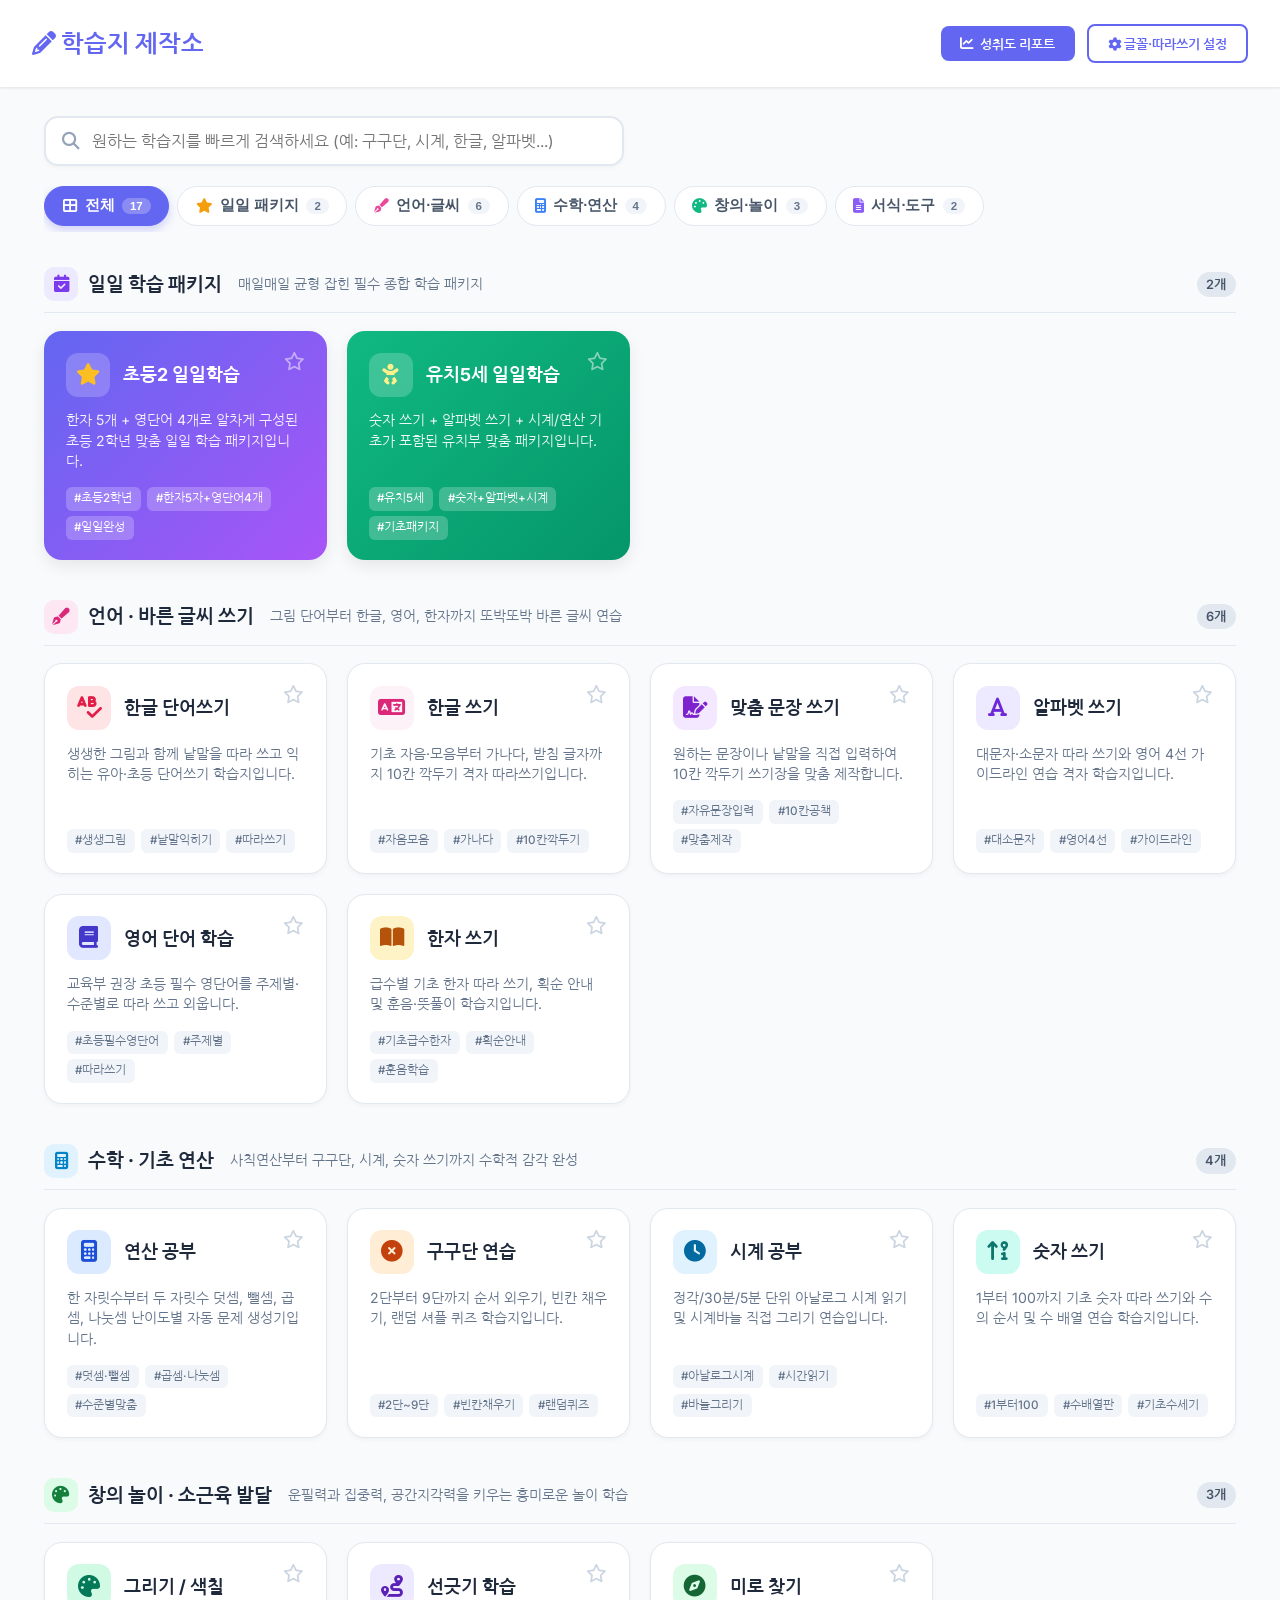
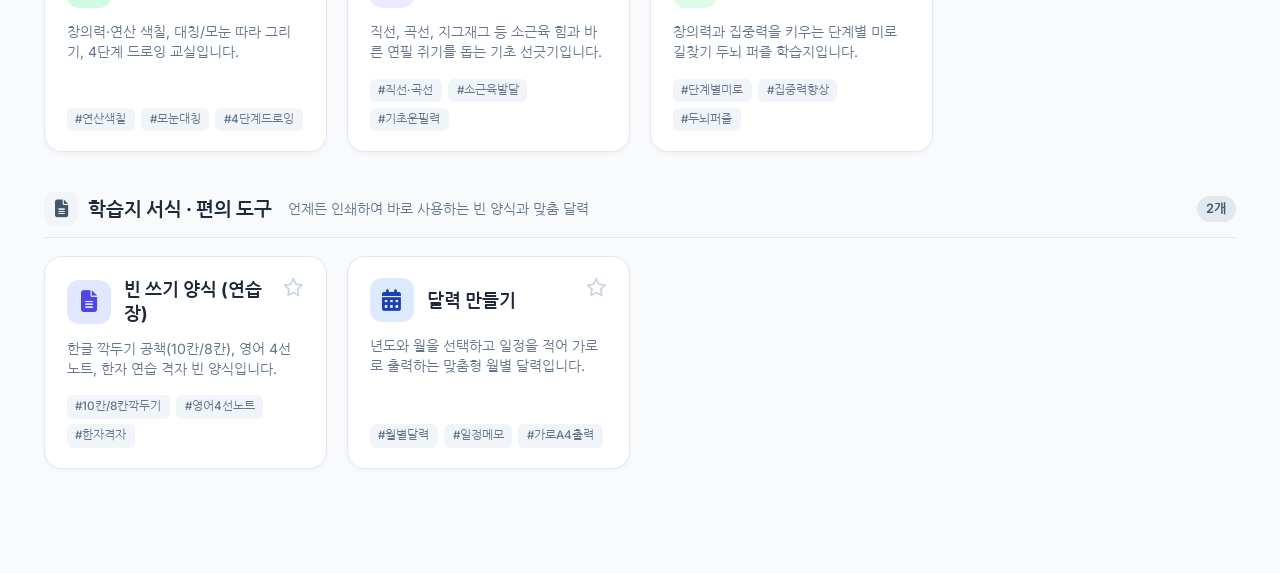
<file: index.html>
<!DOCTYPE html>
<html lang="ko">
<head>
    <meta charset="UTF-8">
    <meta name="viewport" content="width=device-width, initial-scale=1.0">
    <title>학습지 제작소 - 스마트 교육 솔루션</title>
    <link rel="stylesheet" href="styles.css?v=8">
    <!-- FontAwesome for icons -->
    <link rel="stylesheet" href="https://cdnjs.cloudflare.com/ajax/libs/font-awesome/6.4.0/css/all.min.css">
</head>
<body>
    <div id="app">
        <header>
            <h1><i class="fas fa-pencil-alt"></i> 학습지 제작소</h1>
            <div class="header-controls">
                <button class="btn btn-primary" onclick="location.href='report.html'" style="display: inline-flex; align-items: center; gap: 0.45rem;">
                    <i class="fas fa-chart-line"></i> 성취도 리포트
                </button>
                <button class="btn btn-outline" onclick="openSettingsModal()"><i class="fas fa-cog"></i> 글꼴·따라쓰기 설정</button>
            </div>
        </header>

        <main>
            <!-- Dashboard View -->
            <div id="dashboard">
                <!-- Search & Filter Hero -->
                <div class="dashboard-hero">
                    <div class="search-wrap">
                        <i class="fas fa-search search-icon"></i>
                        <input type="text" id="menu-search-input" class="search-input-box" placeholder="원하는 학습지를 빠르게 검색하세요 (예: 구구단, 시계, 한글, 알파벳...)" oninput="handleSearchInput(this.value)">
                        <button id="search-clear-btn" class="clear-btn" onclick="clearSearch()" title="검색어 지우기"><i class="fas fa-times"></i></button>
                    </div>

                    <!-- Category Filter Tabs -->
                    <div class="filter-tabs-container">
                        <button class="filter-tab active" data-filter="all" onclick="setMenuCategory('all', this)">
                            <i class="fas fa-th-large"></i> 전체 <span class="tab-badge">17</span>
                        </button>
                        <button class="filter-tab" data-filter="daily" onclick="setMenuCategory('daily', this)">
                            <i class="fas fa-star" style="color: #f59e0b;"></i> 일일 패키지 <span class="tab-badge">2</span>
                        </button>
                        <button class="filter-tab" data-filter="language" onclick="setMenuCategory('language', this)">
                            <i class="fas fa-pen-fancy" style="color: #ec4899;"></i> 언어·글씨 <span class="tab-badge">6</span>
                        </button>
                        <button class="filter-tab" data-filter="math" onclick="setMenuCategory('math', this)">
                            <i class="fas fa-calculator" style="color: #3b82f6;"></i> 수학·연산 <span class="tab-badge">4</span>
                        </button>
                        <button class="filter-tab" data-filter="creative" onclick="setMenuCategory('creative', this)">
                            <i class="fas fa-palette" style="color: #10b981;"></i> 창의·놀이 <span class="tab-badge">3</span>
                        </button>
                        <button class="filter-tab" data-filter="tools" onclick="setMenuCategory('tools', this)">
                            <i class="fas fa-file-alt" style="color: #8b5cf6;"></i> 서식·도구 <span class="tab-badge">2</span>
                        </button>
                    </div>
                </div>

                <!-- Favorites Section (Appears when user stars items) -->
                <section id="favorites-section" class="menu-section" style="display: none;">
                    <div class="section-header">
                        <div class="section-title-wrap">
                            <div class="section-icon-badge" style="background: #fef3c7; color: #d97706;">
                                <i class="fas fa-star"></i>
                            </div>
                            <h2 class="section-title">내 즐겨찾기</h2>
                            <span class="section-desc">자주 사용하는 학습지 바로가기</span>
                        </div>
                    </div>
                    <div id="favorites-grid" class="menu-grid"></div>
                </section>

                <!-- Section 1: Daily Study Package -->
                <section class="menu-section" data-section-category="daily">
                    <div class="section-header">
                        <div class="section-title-wrap">
                            <div class="section-icon-badge" style="background: #ede9fe; color: #7c3aed;">
                                <i class="fas fa-calendar-check"></i>
                            </div>
                            <h2 class="section-title">일일 학습 패키지</h2>
                            <span class="section-desc">매일매일 균형 잡힌 필수 종합 학습 패키지</span>
                        </div>
                        <span class="section-count">2개</span>
                    </div>
                    <div class="menu-grid">
                        <div class="category-card featured-card" data-card-id="daily-elementary" data-keywords="초등2 일일학습 초등학교 한자 영단어 필수 패키지 오늘의공부" onclick="openDailyStudy()" style="background: linear-gradient(135deg, #6366f1 0%, #a855f7 100%);">
                            <button class="favorite-btn" data-fav-id="daily-elementary" onclick="toggleFavorite(event, 'daily-elementary')">
                                <i class="far fa-star"></i>
                            </button>
                            <div class="card-header-row">
                                <div class="card-icon-box" style="background: rgba(255,255,255,0.2); color: #fbbf24;">
                                    <i class="fas fa-star"></i>
                                </div>
                                <div>
                                    <h3>초등2 일일학습</h3>
                                </div>
                            </div>
                            <p>한자 5개 + 영단어 4개로 알차게 구성된 초등 2학년 맞춤 일일 학습 패키지입니다.</p>
                            <div class="card-tags">
                                <span class="card-tag">#초등2학년</span>
                                <span class="card-tag">#한자5자+영단어4개</span>
                                <span class="card-tag">#일일완성</span>
                            </div>
                        </div>

                        <div class="category-card featured-card" data-card-id="daily-kinder" data-keywords="유치5세 일일학습 유치원 숫자 알파벳 시계 연산 기초패키지 오늘의공부" onclick="openZombieStudy()" style="background: linear-gradient(135deg, #10b981 0%, #059669 100%);">
                            <button class="favorite-btn" data-fav-id="daily-kinder" onclick="toggleFavorite(event, 'daily-kinder')">
                                <i class="far fa-star"></i>
                            </button>
                            <div class="card-header-row">
                                <div class="card-icon-box" style="background: rgba(255,255,255,0.2); color: #fef08a;">
                                    <i class="fas fa-baby"></i>
                                </div>
                                <div>
                                    <h3>유치5세 일일학습</h3>
                                </div>
                            </div>
                            <p>숫자 쓰기 + 알파벳 쓰기 + 시계/연산 기초가 포함된 유치부 맞춤 패키지입니다.</p>
                            <div class="card-tags">
                                <span class="card-tag">#유치5세</span>
                                <span class="card-tag">#숫자+알파벳+시계</span>
                                <span class="card-tag">#기초패키지</span>
                            </div>
                        </div>
                    </div>
                </section>

                <!-- Section 2: Language & Writing -->
                <section class="menu-section" data-section-category="language">
                    <div class="section-header">
                        <div class="section-title-wrap">
                            <div class="section-icon-badge" style="background: #fce7f3; color: #db2777;">
                                <i class="fas fa-pen-fancy"></i>
                            </div>
                            <h2 class="section-title">언어 · 바른 글씨 쓰기</h2>
                            <span class="section-desc">그림 단어부터 한글, 영어, 한자까지 또박또박 바른 글씨 연습</span>
                        </div>
                        <span class="section-count">6개</span>
                    </div>
                    <div class="menu-grid">
                        <div class="category-card" data-card-id="lang-hangeul-word" data-keywords="한글 단어 쓰기 그림 낱말 동물 과일 탈것 색칠" onclick="openHangeulWordConfig()">
                            <button class="favorite-btn" data-fav-id="lang-hangeul-word" onclick="toggleFavorite(event, 'lang-hangeul-word')">
                                <i class="far fa-star"></i>
                            </button>
                            <div class="card-header-row">
                                <div class="card-icon-box" style="background: #ffe4e6; color: #e11d48;">
                                    <i class="fas fa-spell-check"></i>
                                </div>
                                <div>
                                    <h3>한글 단어쓰기</h3>
                                </div>
                            </div>
                            <p>생생한 그림과 함께 낱말을 따라 쓰고 익히는 유아·초등 단어쓰기 학습지입니다.</p>
                            <div class="card-tags">
                                <span class="card-tag">#생생그림</span>
                                <span class="card-tag">#낱말익히기</span>
                                <span class="card-tag">#따라쓰기</span>
                            </div>
                        </div>

                        <div class="category-card" data-card-id="lang-hangeul" data-keywords="한글 쓰기 자음 모음 가나다 받침 10칸 깍두기 공책 글씨연습" onclick="openHangeulConfig()">
                            <button class="favorite-btn" data-fav-id="lang-hangeul" onclick="toggleFavorite(event, 'lang-hangeul')">
                                <i class="far fa-star"></i>
                            </button>
                            <div class="card-header-row">
                                <div class="card-icon-box" style="background: #fdf2f8; color: #db2777;">
                                    <i class="fas fa-language"></i>
                                </div>
                                <div>
                                    <h3>한글 쓰기</h3>
                                </div>
                            </div>
                            <p>기초 자음·모음부터 가나다, 받침 글자까지 10칸 깍두기 격자 따라쓰기입니다.</p>
                            <div class="card-tags">
                                <span class="card-tag">#자음모음</span>
                                <span class="card-tag">#가나다</span>
                                <span class="card-tag">#10칸깍두기</span>
                            </div>
                        </div>

                        <div class="category-card" data-card-id="lang-custom-text" data-keywords="맞춤 문장 쓰기 자유문장 속담 명언 일기 10칸 공책 원고지" onclick="openCustomTextConfig()">
                            <button class="favorite-btn" data-fav-id="lang-custom-text" onclick="toggleFavorite(event, 'lang-custom-text')">
                                <i class="far fa-star"></i>
                            </button>
                            <div class="card-header-row">
                                <div class="card-icon-box" style="background: #f3e8ff; color: #7e22ce;">
                                    <i class="fas fa-file-signature"></i>
                                </div>
                                <div>
                                    <h3>맞춤 문장 쓰기</h3>
                                </div>
                            </div>
                            <p>원하는 문장이나 낱말을 직접 입력하여 10칸 깍두기 쓰기장을 맞춤 제작합니다.</p>
                            <div class="card-tags">
                                <span class="card-tag">#자유문장입력</span>
                                <span class="card-tag">#10칸공책</span>
                                <span class="card-tag">#맞춤제작</span>
                            </div>
                        </div>

                        <div class="category-card" data-card-id="lang-alphabet" data-keywords="알파벳 쓰기 영어 대문자 소문자 4선노트 가이드라인 alphabet" onclick="openAlphabetConfig()">
                            <button class="favorite-btn" data-fav-id="lang-alphabet" onclick="toggleFavorite(event, 'lang-alphabet')">
                                <i class="far fa-star"></i>
                            </button>
                            <div class="card-header-row">
                                <div class="card-icon-box" style="background: #ede9fe; color: #6d28d9;">
                                    <i class="fas fa-font"></i>
                                </div>
                                <div>
                                    <h3>알파벳 쓰기</h3>
                                </div>
                            </div>
                            <p>대문자·소문자 따라 쓰기와 영어 4선 가이드라인 연습 격자 학습지입니다.</p>
                            <div class="card-tags">
                                <span class="card-tag">#대소문자</span>
                                <span class="card-tag">#영어4선</span>
                                <span class="card-tag">#가이드라인</span>
                            </div>
                        </div>

                        <div class="category-card" data-card-id="lang-english-word" data-keywords="영어 단어 학습 초등영단어 필수단어 voca 파닉스 english" onclick="openEnglishConfig()">
                            <button class="favorite-btn" data-fav-id="lang-english-word" onclick="toggleFavorite(event, 'lang-english-word')">
                                <i class="far fa-star"></i>
                            </button>
                            <div class="card-header-row">
                                <div class="card-icon-box" style="background: #e0e7ff; color: #4338ca;">
                                    <i class="fas fa-book"></i>
                                </div>
                                <div>
                                    <h3>영어 단어 학습</h3>
                                </div>
                            </div>
                            <p>교육부 권장 초등 필수 영단어를 주제별·수준별로 따라 쓰고 외웁니다.</p>
                            <div class="card-tags">
                                <span class="card-tag">#초등필수영단어</span>
                                <span class="card-tag">#주제별</span>
                                <span class="card-tag">#따라쓰기</span>
                            </div>
                        </div>

                        <div class="category-card" data-card-id="lang-hanja" data-keywords="한자 쓰기 기초한자 8급 7급 6급 획순 부수 뜻풀이" onclick="openHanjaConfig()">
                            <button class="favorite-btn" data-fav-id="lang-hanja" onclick="toggleFavorite(event, 'lang-hanja')">
                                <i class="far fa-star"></i>
                            </button>
                            <div class="card-header-row">
                                <div class="card-icon-box" style="background: #fef3c7; color: #b45309;">
                                    <i class="fas fa-book-open"></i>
                                </div>
                                <div>
                                    <h3>한자 쓰기</h3>
                                </div>
                            </div>
                            <p>급수별 기초 한자 따라 쓰기, 획순 안내 및 훈음·뜻풀이 학습지입니다.</p>
                            <div class="card-tags">
                                <span class="card-tag">#기초급수한자</span>
                                <span class="card-tag">#획순안내</span>
                                <span class="card-tag">#훈음학습</span>
                            </div>
                        </div>
                    </div>
                </section>

                <!-- Section 3: Math & Numbers -->
                <section class="menu-section" data-section-category="math">
                    <div class="section-header">
                        <div class="section-title-wrap">
                            <div class="section-icon-badge" style="background: #e0f2fe; color: #0284c7;">
                                <i class="fas fa-calculator"></i>
                            </div>
                            <h2 class="section-title">수학 · 기초 연산</h2>
                            <span class="section-desc">사칙연산부터 구구단, 시계, 숫자 쓰기까지 수학적 감각 완성</span>
                        </div>
                        <span class="section-count">4개</span>
                    </div>
                    <div class="menu-grid">
                        <div class="category-card" data-card-id="math-calc" data-keywords="연산 공부 덧셈 뺄셈 곱셈 나눗셈 사칙연산 연산문제 자동생성" onclick="openMathConfig()">
                            <button class="favorite-btn" data-fav-id="math-calc" onclick="toggleFavorite(event, 'math-calc')">
                                <i class="far fa-star"></i>
                            </button>
                            <div class="card-header-row">
                                <div class="card-icon-box" style="background: #dbeafe; color: #1d4ed8;">
                                    <i class="fas fa-calculator"></i>
                                </div>
                                <div>
                                    <h3>연산 공부</h3>
                                </div>
                            </div>
                            <p>한 자릿수부터 두 자릿수 덧셈, 뺄셈, 곱셈, 나눗셈 난이도별 자동 문제 생성기입니다.</p>
                            <div class="card-tags">
                                <span class="card-tag">#덧셈·뺄셈</span>
                                <span class="card-tag">#곱셈·나눗셈</span>
                                <span class="card-tag">#수준별맞춤</span>
                            </div>
                        </div>

                        <div class="category-card" data-card-id="math-multiplication" data-keywords="구구단 연습 곱셈 곱하기 2단 9단 순서 외우기 빈칸 퀴즈 셔플" onclick="openMultiplicationConfig()">
                            <button class="favorite-btn" data-fav-id="math-multiplication" onclick="toggleFavorite(event, 'math-multiplication')">
                                <i class="far fa-star"></i>
                            </button>
                            <div class="card-header-row">
                                <div class="card-icon-box" style="background: #ffedd5; color: #c2410c;">
                                    <i class="fas fa-times-circle"></i>
                                </div>
                                <div>
                                    <h3>구구단 연습</h3>
                                </div>
                            </div>
                            <p>2단부터 9단까지 순서 외우기, 빈칸 채우기, 랜덤 셔플 퀴즈 학습지입니다.</p>
                            <div class="card-tags">
                                <span class="card-tag">#2단~9단</span>
                                <span class="card-tag">#빈칸채우기</span>
                                <span class="card-tag">#랜덤퀴즈</span>
                            </div>
                        </div>

                        <div class="category-card" data-card-id="math-clock" data-keywords="시계 공부 시간 몇시몇분 아날로그시계 시계바늘 그리기 시간읽기" onclick="openClockConfig()">
                            <button class="favorite-btn" data-fav-id="math-clock" onclick="toggleFavorite(event, 'math-clock')">
                                <i class="far fa-star"></i>
                            </button>
                            <div class="card-header-row">
                                <div class="card-icon-box" style="background: #e0f2fe; color: #0369a1;">
                                    <i class="fas fa-clock"></i>
                                </div>
                                <div>
                                    <h3>시계 공부</h3>
                                </div>
                            </div>
                            <p>정각/30분/5분 단위 아날로그 시계 읽기 및 시계바늘 직접 그리기 연습입니다.</p>
                            <div class="card-tags">
                                <span class="card-tag">#아날로그시계</span>
                                <span class="card-tag">#시간읽기</span>
                                <span class="card-tag">#바늘그리기</span>
                            </div>
                        </div>

                        <div class="category-card" data-card-id="math-number" data-keywords="숫자 쓰기 1부터100 수세기 수배열판 숫자연습 기초수학" onclick="openNumberConfig()">
                            <button class="favorite-btn" data-fav-id="math-number" onclick="toggleFavorite(event, 'math-number')">
                                <i class="far fa-star"></i>
                            </button>
                            <div class="card-header-row">
                                <div class="card-icon-box" style="background: #ccfbf1; color: #0f766e;">
                                    <i class="fas fa-sort-numeric-up-alt"></i>
                                </div>
                                <div>
                                    <h3>숫자 쓰기</h3>
                                </div>
                            </div>
                            <p>1부터 100까지 기초 숫자 따라 쓰기와 수의 순서 및 수 배열 연습 학습지입니다.</p>
                            <div class="card-tags">
                                <span class="card-tag">#1부터100</span>
                                <span class="card-tag">#수배열판</span>
                                <span class="card-tag">#기초수세기</span>
                            </div>
                        </div>
                    </div>
                </section>

                <!-- Section 4: Creative & Play -->
                <section class="menu-section" data-section-category="creative">
                    <div class="section-header">
                        <div class="section-title-wrap">
                            <div class="section-icon-badge" style="background: #dcfce7; color: #15803d;">
                                <i class="fas fa-palette"></i>
                            </div>
                            <h2 class="section-title">창의 놀이 · 소근육 발달</h2>
                            <span class="section-desc">운필력과 집중력, 공간지각력을 키우는 흥미로운 놀이 학습</span>
                        </div>
                        <span class="section-count">3개</span>
                    </div>
                    <div class="menu-grid">
                        <div class="category-card" data-card-id="creative-drawing" data-keywords="그리기 색칠 창의력 연산색칠 대칭 모눈 드로잉교실 미술" onclick="openDrawingConfig()">
                            <button class="favorite-btn" data-fav-id="creative-drawing" onclick="toggleFavorite(event, 'creative-drawing')">
                                <i class="far fa-star"></i>
                            </button>
                            <div class="card-header-row">
                                <div class="card-icon-box" style="background: #d1fae5; color: #047857;">
                                    <i class="fas fa-palette"></i>
                                </div>
                                <div>
                                    <h3>그리기 / 색칠</h3>
                                </div>
                            </div>
                            <p>창의력·연산 색칠, 대칭/모눈 따라 그리기, 4단계 드로잉 교실입니다.</p>
                            <div class="card-tags">
                                <span class="card-tag">#연산색칠</span>
                                <span class="card-tag">#모눈대칭</span>
                                <span class="card-tag">#4단계드로잉</span>
                            </div>
                        </div>

                        <div class="category-card" data-card-id="creative-tracing" data-keywords="선긋기 학습 직선 곡선 지그재그 운필력 소근육 손힘" onclick="openTracingConfig()">
                            <button class="favorite-btn" data-fav-id="creative-tracing" onclick="toggleFavorite(event, 'creative-tracing')">
                                <i class="far fa-star"></i>
                            </button>
                            <div class="card-header-row">
                                <div class="card-icon-box" style="background: #ede9fe; color: #5b21b6;">
                                    <i class="fas fa-route"></i>
                                </div>
                                <div>
                                    <h3>선긋기 학습</h3>
                                </div>
                            </div>
                            <p>직선, 곡선, 지그재그 등 소근육 힘과 바른 연필 쥐기를 돕는 기초 선긋기입니다.</p>
                            <div class="card-tags">
                                <span class="card-tag">#직선·곡선</span>
                                <span class="card-tag">#소근육발달</span>
                                <span class="card-tag">#기초운필력</span>
                            </div>
                        </div>

                        <div class="category-card" data-card-id="creative-maze" data-keywords="미로 찾기 단계별미로 길찾기 두뇌개발 집중력 퍼즐" onclick="openMazeConfig()">
                            <button class="favorite-btn" data-fav-id="creative-maze" onclick="toggleFavorite(event, 'creative-maze')">
                                <i class="far fa-star"></i>
                            </button>
                            <div class="card-header-row">
                                <div class="card-icon-box" style="background: #dcfce7; color: #166534;">
                                    <i class="fas fa-compass"></i>
                                </div>
                                <div>
                                    <h3>미로 찾기</h3>
                                </div>
                            </div>
                            <p>창의력과 집중력을 키우는 단계별 미로 길찾기 두뇌 퍼즐 학습지입니다.</p>
                            <div class="card-tags">
                                <span class="card-tag">#단계별미로</span>
                                <span class="card-tag">#집중력향상</span>
                                <span class="card-tag">#두뇌퍼즐</span>
                            </div>
                        </div>
                    </div>
                </section>

                <!-- Section 5: Templates & Tools -->
                <section class="menu-section" data-section-category="tools">
                    <div class="section-header">
                        <div class="section-title-wrap">
                            <div class="section-icon-badge" style="background: #f1f5f9; color: #475569;">
                                <i class="fas fa-file-alt"></i>
                            </div>
                            <h2 class="section-title">학습지 서식 · 편의 도구</h2>
                            <span class="section-desc">언제든 인쇄하여 바로 사용하는 빈 양식과 맞춤 달력</span>
                        </div>
                        <span class="section-count">2개</span>
                    </div>
                    <div class="menu-grid">
                        <div class="category-card" data-card-id="tool-blank" data-keywords="빈 쓰기 양식 연습장 깍두기 공책 10칸 8칸 영어4선 한자격자 원고지" onclick="openBlankPracticeConfig()">
                            <button class="favorite-btn" data-fav-id="tool-blank" onclick="toggleFavorite(event, 'tool-blank')">
                                <i class="far fa-star"></i>
                            </button>
                            <div class="card-header-row">
                                <div class="card-icon-box" style="background: #e0e7ff; color: #4f46e5;">
                                    <i class="fas fa-file-alt"></i>
                                </div>
                                <div>
                                    <h3>빈 쓰기 양식 (연습장)</h3>
                                </div>
                            </div>
                            <p>한글 깍두기 공책(10칸/8칸), 영어 4선 노트, 한자 연습 격자 빈 양식입니다.</p>
                            <div class="card-tags">
                                <span class="card-tag">#10칸/8칸깍두기</span>
                                <span class="card-tag">#영어4선노트</span>
                                <span class="card-tag">#한자격자</span>
                            </div>
                        </div>

                        <div class="category-card" data-card-id="tool-calendar" data-keywords="달력 만들기 계획표 월별달력 가로출력 일정표 스케줄" onclick="openCalendarConfig()">
                            <button class="favorite-btn" data-fav-id="tool-calendar" onclick="toggleFavorite(event, 'tool-calendar')">
                                <i class="far fa-star"></i>
                            </button>
                            <div class="card-header-row">
                                <div class="card-icon-box" style="background: #dbeafe; color: #1e40af;">
                                    <i class="fas fa-calendar-alt"></i>
                                </div>
                                <div>
                                    <h3>달력 만들기</h3>
                                </div>
                            </div>
                            <p>년도와 월을 선택하고 일정을 적어 가로로 출력하는 맞춤형 월별 달력입니다.</p>
                            <div class="card-tags">
                                <span class="card-tag">#월별달력</span>
                                <span class="card-tag">#일정메모</span>
                                <span class="card-tag">#가로A4출력</span>
                            </div>
                        </div>
                    </div>
                </section>

                <!-- Empty State -->
                <div id="menu-empty-state" class="menu-empty-state">
                    <i class="fas fa-search"></i>
                    <h3>일치하는 학습지가 없습니다</h3>
                    <p><span id="empty-search-term" style="font-weight: 700; color: var(--primary);"></span> 검색 결과가 없습니다. 다른 단어로 검색해 보세요.</p>
                    <button class="btn btn-outline" onclick="clearSearch()"><i class="fas fa-redo"></i> 전체 목록 보기</button>
                </div>
            </div>
        </main>
    </div>

    <!-- Settings Modal -->
    <div id="settings-modal" class="modal-overlay" style="display: none;" onclick="if(event.target===this) closeSettingsModal()">
        <div class="modal-card">
            <div class="modal-header">
                <h3><i class="fas fa-sliders-h" style="color: var(--primary);"></i> 글꼴 및 따라쓰기 환경설정</h3>
                <button class="modal-close-btn" onclick="closeSettingsModal()">&times;</button>
            </div>
            <div class="modal-body">
                <p class="modal-desc">한글 및 영어 따라쓰기 학습지에 적용할 글꼴과 가이드라인 스타일을 선택하세요. 설정 내용은 브라우저에 자동 저장되어 다음 접속 시에도 유지됩니다.</p>
                
                <div class="settings-group">
                    <label class="settings-label"><i class="fas fa-pen-fancy" style="color: var(--primary);"></i> 한글 따라쓰기 글꼴</label>
                    <div class="settings-options-grid">
                        <label class="settings-option-card">
                            <input type="radio" name="setting-hangeul-font" value="NanumBarunpen" onchange="updateSettingsPreview()">
                            <div class="option-content">
                                <span class="option-title">나눔바른펜 <span class="badge-rec">추천</span></span>
                                <span class="option-sample" style="font-family: 'NanumBarunpen', sans-serif;">동해물과 백두산이 마르고 닳도록</span>
                                <span class="option-note">연필 손글씨 정석, 획순과 바른글씨 연습에 최적화</span>
                            </div>
                        </label>
                        <label class="settings-option-card">
                            <input type="radio" name="setting-hangeul-font" value="GowunBatang" onchange="updateSettingsPreview()">
                            <div class="option-content">
                                <span class="option-title">교과서 정자체 (고운바탕)</span>
                                <span class="option-sample" style="font-family: 'Gowun Batang', serif;">동해물과 백두산이 마르고 닳도록</span>
                                <span class="option-note">단정하고 품격 있는 초등 국어 교과서 스타일</span>
                            </div>
                        </label>
                        <label class="settings-option-card">
                            <input type="radio" name="setting-hangeul-font" value="GowunDodum" onchange="updateSettingsPreview()">
                            <div class="option-content">
                                <span class="option-title">바른 교재체 (고운돋움)</span>
                                <span class="option-sample" style="font-family: 'Gowun Dodum', sans-serif;">동해물과 백두산이 마르고 닳도록</span>
                                <span class="option-note">부드럽고 또박또박한 학습지 표준 정자체</span>
                            </div>
                        </label>
                        <label class="settings-option-card">
                            <input type="radio" name="setting-hangeul-font" value="Gaegu" onchange="updateSettingsPreview()">
                            <div class="option-content">
                                <span class="option-title">개구체 (어린이 손글씨)</span>
                                <span class="option-sample" style="font-family: 'Gaegu', cursive;">동해물과 백두산이 마르고 닳도록</span>
                                <span class="option-note">자연스럽고 친근한 어린이 손글씨 스타일</span>
                            </div>
                        </label>
                        <label class="settings-option-card">
                            <input type="radio" name="setting-hangeul-font" value="NanumGothic" onchange="updateSettingsPreview()">
                            <div class="option-content">
                                <span class="option-title">표준 고딕 (나눔고딕)</span>
                                <span class="option-sample" style="font-family: 'Nanum Gothic', sans-serif;">동해물과 백두산이 마르고 닳도록</span>
                                <span class="option-note">기본 깔끔한 정석 고딕 활자체</span>
                            </div>
                        </label>
                    </div>
                </div>

                <div class="settings-group" style="margin-top: 18px;">
                    <label class="settings-label"><i class="fas fa-font" style="color: var(--accent-pink);"></i> 영어 따라쓰기 글꼴</label>
                    <div class="settings-options-grid">
                        <label class="settings-option-card">
                            <input type="radio" name="setting-english-font" value="ABeeZee" onchange="updateSettingsPreview()">
                            <div class="option-content">
                                <span class="option-title">ABeeZee <span class="badge-rec">추천</span></span>
                                <span class="option-sample" style="font-family: 'ABeeZee', sans-serif;">Aa Bb Gg Qq 123 - Primary Print</span>
                                <span class="option-note">초등 교육 표준, 소문자 a, g 단층 손글씨 정석</span>
                            </div>
                        </label>
                        <label class="settings-option-card">
                            <input type="radio" name="setting-english-font" value="Schoolbell" onchange="updateSettingsPreview()">
                            <div class="option-content">
                                <span class="option-title">Schoolbell (교실 연필글씨)</span>
                                <span class="option-sample" style="font-family: 'Schoolbell', cursive;">Aa Bb Gg Qq 123 - Classroom Pencil</span>
                                <span class="option-note">미국 초등학교 유인물 및 칠판 연필 손글씨</span>
                            </div>
                        </label>
                        <label class="settings-option-card">
                            <input type="radio" name="setting-english-font" value="ComicNeue" onchange="updateSettingsPreview()">
                            <div class="option-content">
                                <span class="option-title">Comic Neue (캐주얼 라운드)</span>
                                <span class="option-sample" style="font-family: 'Comic Neue', cursive;">Aa Bb Gg Qq 123 - Round Print</span>
                                <span class="option-note">동글동글하고 일정한 굵기의 친근한 손글씨체</span>
                            </div>
                        </label>
                        <label class="settings-option-card">
                            <input type="radio" name="setting-english-font" value="Inter" onchange="updateSettingsPreview()">
                            <div class="option-content">
                                <span class="option-title">기본 산스 (Inter)</span>
                                <span class="option-sample" style="font-family: 'Inter', sans-serif;">Aa Bb Gg Qq 123 - Modern Sans</span>
                                <span class="option-note">현대적이고 반듯한 기본 인쇄 활자체</span>
                            </div>
                        </label>
                    </div>
                </div>

                <div class="settings-group" style="margin-top: 18px;">
                    <label class="settings-label"><i class="fas fa-magic" style="color: var(--accent-yellow);"></i> 따라쓰기 가이드 스타일</label>
                    <div class="settings-style-pills">
                        <label class="style-pill">
                            <input type="radio" name="setting-trace-style" value="solid" onchange="updateSettingsPreview()">
                            <span class="pill-label">◽ 연한 회색 실선 (기본)</span>
                        </label>
                        <label class="style-pill">
                            <input type="radio" name="setting-trace-style" value="outline" onchange="updateSettingsPreview()">
                            <span class="pill-label">⭕ 속 빈 외곽선 (색칠/아웃라인)</span>
                        </label>
                        <label class="style-pill">
                            <input type="radio" name="setting-trace-style" value="pattern" onchange="updateSettingsPreview()">
                            <span class="pill-label">░ 패턴 가이드 (빗살 질감)</span>
                        </label>
                    </div>
                </div>

                <!-- 실시간 미리보기 박스 -->
                <div class="settings-preview-box">
                    <div class="preview-header">
                        <span><i class="fas fa-eye"></i> 실시간 미리보기</span>
                        <span id="preview-status-text">현재 선택된 스타일</span>
                    </div>
                    <div class="preview-content">
                        <div class="preview-row">
                            <div class="preview-cell"><span id="preview-hangeul">가나다</span></div>
                            <div class="preview-cell"><span id="preview-english">Aa Bb</span></div>
                        </div>
                    </div>
                </div>
            </div>
            <div class="modal-footer">
                <button class="btn btn-outline" onclick="resetStudySettings()">기본값 복원</button>
                <div style="display: flex; gap: 8px;">
                    <button class="btn btn-outline" onclick="closeSettingsModal()">취소</button>
                    <button class="btn btn-primary" onclick="submitStudySettings()"><i class="fas fa-check"></i> 설정 저장하기</button>
                </div>
            </div>
        </div>
    </div>

    <script src="scripts/dashboard.js?v=1"></script>
    <script src="app.js?v=6"></script>
</body>
</html>
</file>
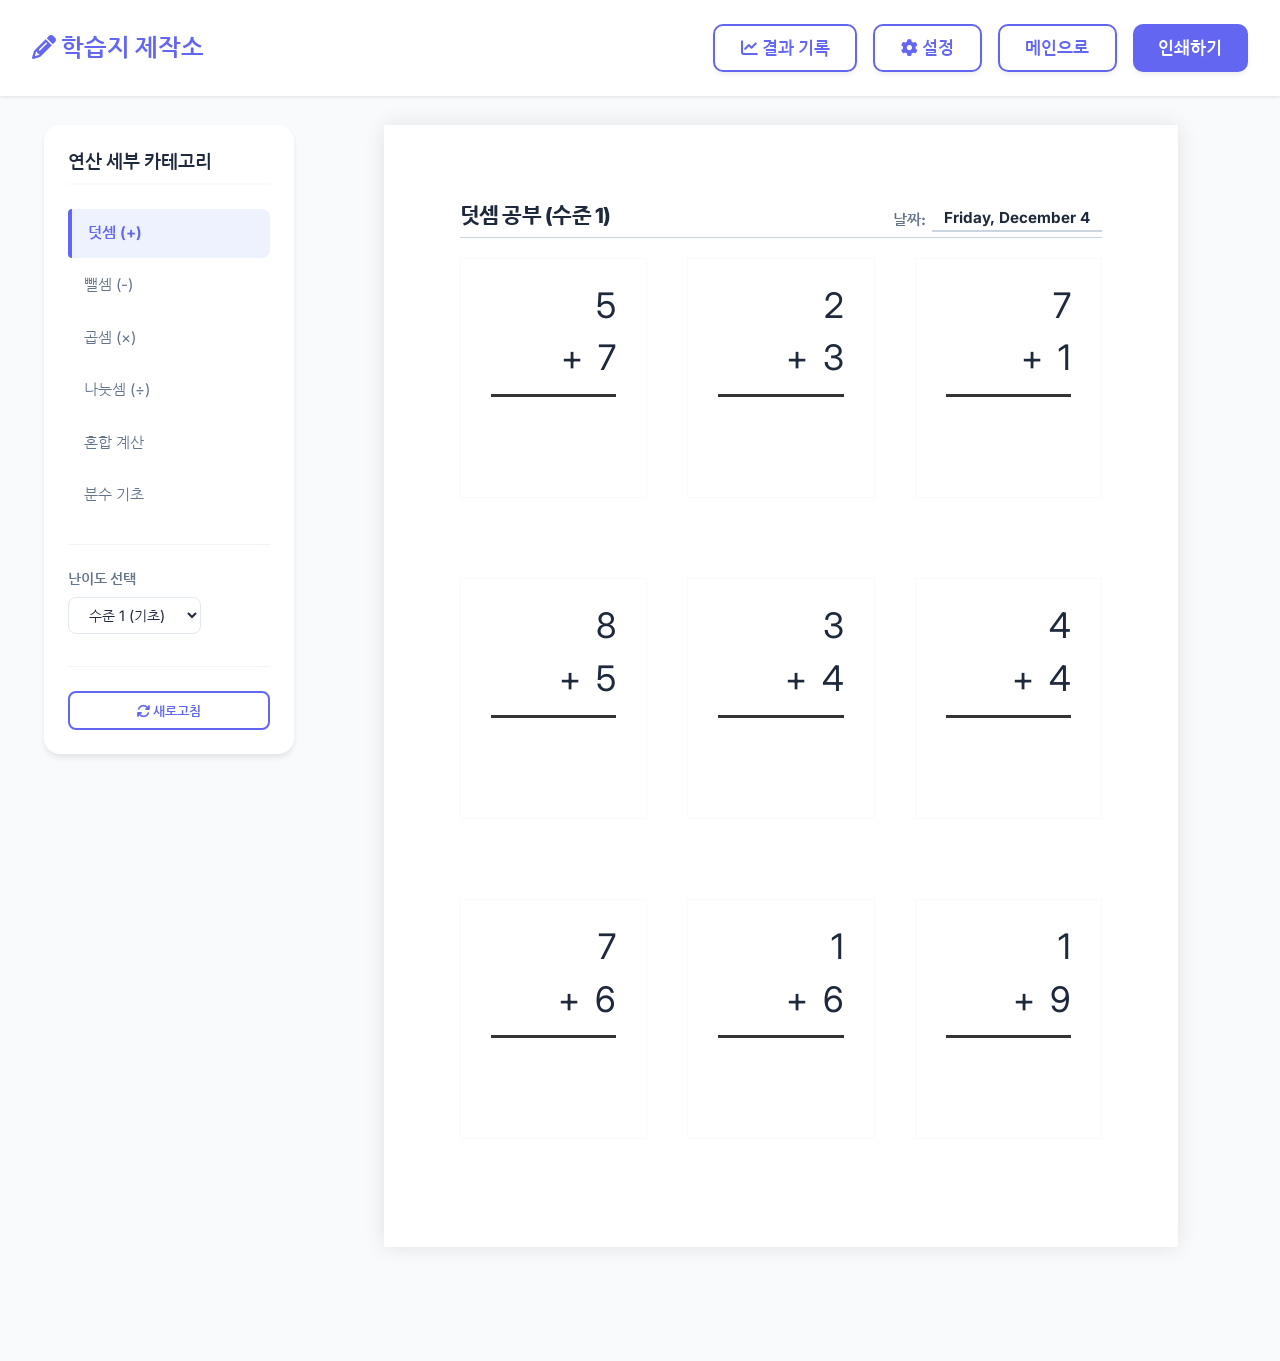
<file: study.html>
<!DOCTYPE html>
<html lang="ko">
<head>
    <meta charset="UTF-8">
    <meta name="viewport" content="width=device-width, initial-scale=1.0">
    <title>학습지 제작소 - 스마트 교육 솔루션</title>
    <link rel="stylesheet" href="styles.css?v=12">
    <!-- FontAwesome for icons -->
    <link rel="stylesheet" href="https://cdnjs.cloudflare.com/ajax/libs/font-awesome/6.4.0/css/all.min.css">
</head>
<body>
    <div id="app">
        <header>
            <h1><i class="fas fa-pencil-alt"></i> 학습지 제작소</h1>
            <div class="nav-menu">
                <button class="btn btn-outline" onclick="location.href='report.html?action=new&subject=' + (typeof currentType !== 'undefined' ? currentType : '')" title="학습 결과 입력 및 성취도 그래프"><i class="fas fa-chart-line"></i> 결과 기록</button>
                <button class="btn btn-outline" onclick="openSettingsModal()"><i class="fas fa-cog"></i> 설정</button>
                <button class="btn btn-outline" onclick="showDashboard()">메인으로</button>
                <button class="btn btn-primary" onclick="window.print()">인쇄하기</button>
            </div>
        </header>

        <main>
            <!-- Worksheet Preview View -->
            <div id="worksheet-container" style="display: flex;">
                <aside class="sidebar">
                    <!-- Math Sub-categories -->
                    <div id="sidebar-math" class="sidebar-section" style="display:none;">
                        <h4>연산 세부 카테고리</h4>
                        <ul class="sub-menu">
                            <li class="active" onclick="setSubCategory('math', 'add')">덧셈 (+)</li>
                            <li onclick="setSubCategory('math', 'sub')">뺄셈 (-)</li>
                            <li onclick="setSubCategory('math', 'mul')">곱셈 (×)</li>
                            <li onclick="setSubCategory('math', 'div')">나눗셈 (÷)</li>
                            <li onclick="setSubCategory('math', 'mixed')">혼합 계산</li>
                            <li onclick="setSubCategory('math', 'fraction')">분수 기초</li>
                        </ul>
                        <div class="sidebar-divider"></div>
                        <div class="sidebar-item">
                            <label>난이도 선택</label>
                            <select id="lv-select" class="form-select" onchange="refreshContent()">
                                <option value="1">수준 1 (기초)</option>
                                <option value="2">수준 2 (심화)</option>
                                <option value="3">수준 3 (도전)</option>
                            </select>
                        </div>
                    </div>
                    
                    <!-- Hangeul Writing Sub-categories -->
                    <div id="sidebar-hangeul" class="sidebar-section" style="display:none;">
                        <h4>한글 쓰기 카테고리</h4>
                        <ul class="sub-menu">
                            <li class="active" onclick="setSubCategory('hangeul', 'ganada')"><i class="fas fa-font" style="color: #6366f1; margin-right: 6px;"></i>기본 음절 (가 - 하)</li>
                            <li onclick="setSubCategory('hangeul', 'vowel')"><i class="fas fa-font" style="color: #6366f1; margin-right: 6px;"></i>기본 모음 (아 - 이)</li>
                            <div style="height: 1px; background: #f1f5f9; margin: 8px 0;"></div>
                            <li onclick="setSubCategory('hangeul', 'word')">낱말 쓰기 (단어)</li>
                            <li onclick="setSubCategory('hangeul', 'sentence')">문장 쓰기</li>
                        </ul>
                        <div class="sidebar-divider"></div>
                        <div class="sidebar-item">
                            <label>쓰기 방식</label>
                            <select id="select-hangeul-trace-type" class="form-select" onchange="refreshContent()">
                                <option value="all_trace" selected>전체 회색 음영 따라쓰기</option>
                                <option value="with_practice">따라쓰기 3칸 + 빈칸 3칸</option>
                            </select>
                        </div>
                        <div class="sidebar-item">
                            <label>한글 글꼴</label>
                            <select id="select-sidebar-kor-font" class="form-select" onchange="onSidebarKorFontChange(this.value)">
                                <option value="NanumBarunpen">나눔바른펜 (추천)</option>
                                <option value="GowunBatang">교과서 정자체</option>
                                <option value="GowunDodum">바른 교재체</option>
                                <option value="Gaegu">개구체 (손글씨)</option>
                                <option value="NanumGothic">표준 고딕</option>
                            </select>
                        </div>
                    </div>

                    <!-- Hangeul Word Writing Sub-categories -->
                    <div id="sidebar-hangeul-word" class="sidebar-section" style="display:none;">
                        <h4>단어쓰기 테마</h4>
                        <ul class="sub-menu">
                            <li class="active" onclick="setSubCategory('hangeul_word', 'animals')">동물 친구들</li>
                            <li onclick="setSubCategory('hangeul_word', 'fruits')">과일과 채소</li>
                            <li onclick="setSubCategory('hangeul_word', 'food')">맛있는 음식</li>
                            <li onclick="setSubCategory('hangeul_word', 'vehicles')">씽씽 탈것</li>
                            <li onclick="setSubCategory('hangeul_word', 'things')">생활 속 사물</li>
                            <li onclick="setSubCategory('hangeul_word', 'body_family')">우리 몸과 가족</li>
                            <li onclick="setSubCategory('hangeul_word', 'nature')">자연과 날씨</li>
                            <li onclick="setSubCategory('hangeul_word', 'mixed')">골고루 섞어보기</li>
                        </ul>
                        <div class="sidebar-item" style="margin-top: 15px; margin-bottom: 10px;">
                            <label style="font-size: 0.9em; margin-bottom: 5px; display: block;">단어 개수 (세로)</label>
                            <select id="hangeul-word-count" class="form-select" onchange="refreshContent()">
                                <option value="5" selected>5개 단어 (A4 꽉 채움)</option>
                                <option value="4">4개 단어 (여유롭게)</option>
                            </select>
                        </div>
                        <div class="sidebar-item" style="margin-bottom: 10px;">
                            <label style="font-size: 0.9em; margin-bottom: 5px; display: block;">단어당 쓰기 행</label>
                            <select id="hangeul-word-rows" class="form-select" onchange="refreshContent()">
                                <option value="2" selected>2줄 쓰기 (따라쓰기 + 빈칸)</option>
                                <option value="3">3줄 쓰기 (따라쓰기 2회 + 빈칸)</option>
                            </select>
                        </div>
                    </div>

                    <!-- Hanja Writing Sub-categories -->
                    <div id="sidebar-hanja" class="sidebar-section" style="display:none;">
                        <h4>한자 쓰기 카테고리</h4>
                        <ul class="sub-menu">
                            <li class="active" onclick="setSubCategory('hanja', 'hanja8')">한자 8급</li>
                            <li onclick="setSubCategory('hanja', 'hanja7')">한자 7급</li>
                            <li onclick="setSubCategory('hanja', 'hanja6')">한자 6급</li>
                            <li onclick="setSubCategory('hanja', 'hanjajun5')">한자 준5급</li>
                            <li onclick="setSubCategory('hanja', 'hanja5')">한자 5급</li>
                            <li onclick="setSubCategory('hanja', 'hanjajun4')">한자 준4급</li>
                            <li onclick="setSubCategory('hanja', 'hanja4')">한자 4급</li>
                            <li onclick="setSubCategory('hanja', 'hanjajun3')">한자 준3급</li>
                            <li onclick="setSubCategory('hanja', 'hanja3')">한자 3급</li>
                            <li onclick="setSubCategory('hanja', 'gosa')">고사성어</li>
                        </ul>
                    </div>
                    
                    <!-- Hanja Practice Sub-categories (New) -->
                    <div id="sidebar-hanja-practice" class="sidebar-section" style="display:none;">
                        <h4>한자 쓰기 연습</h4>
                        <div style="font-size: 0.9rem; color: var(--text-muted); line-height: 1.5; margin-bottom: 20px;">
                            <p><i class="fas fa-info-circle"></i> 이 양식은 한자 쓰기 연습을 위한 완전히 비어 있는 빈 양식입니다.</p>
                            <p style="margin-top: 10px;">상단의 <strong>인쇄하기</strong> 버튼을 누르면 A4 규격에 맞춰 깨끗하게 출력됩니다.</p>
                        </div>
                    </div>

                    <!-- Tracing Sub-categories -->
                    <div id="sidebar-tracing" class="sidebar-section" style="display:none;">
                        <h4>선긋기 카테고리</h4>
                        <ul class="sub-menu">
                            <li class="active" onclick="setSubCategory('tracing', 'basic')">기초 직선</li>
                            <li onclick="setSubCategory('tracing', 'wave')">구불구불 곡선</li>
                            <li onclick="setSubCategory('tracing', 'zigzag')">지그재그 선</li>
                            <li onclick="setSubCategory('tracing', 'matching')">짝짓기 선긋기</li>
                        </ul>
                    </div>

                    <!-- Number Writing Sub-categories -->
                    <div id="sidebar-number" class="sidebar-section" style="display:none;">
                        <h4>숫자 쓰기 카테고리</h4>
                        <ul class="sub-menu">
                            <li class="active" onclick="setSubCategory('number', 'num_1_10')"><i class="fas fa-sort-numeric-up" style="color: #0284c7; margin-right: 6px;"></i>기초 숫자 (1 - 10)</li>
                            <li onclick="setSubCategory('number', 'num_11_20')"><i class="fas fa-sort-numeric-up" style="color: #0284c7; margin-right: 6px;"></i>두 자리 숫자 (11 - 20)</li>
                            <li onclick="setSubCategory('number', 'num_1_20_split')"><i class="fas fa-columns" style="color: #0284c7; margin-right: 6px;"></i>1부터 20까지 (좌우 반반)</li>
                            <div style="height: 1px; background: #f1f5f9; margin: 8px 0;"></div>
                            <li onclick="setSubCategory('number', 'num_grid_50')"><i class="fas fa-th" style="color: #0284c7; margin-right: 6px;"></i>숫자 1 - 50 수 배열판</li>
                            <li onclick="setSubCategory('number', 'num_grid_100')"><i class="fas fa-th-large" style="color: #0284c7; margin-right: 6px;"></i>숫자 1 - 100 백판 (전체)</li>
                        </ul>
                        <div class="sidebar-divider"></div>
                        <div class="sidebar-item">
                            <label>쓰기 방식</label>
                            <select id="select-number-trace-type" class="form-select" onchange="refreshContent()">
                                <option value="all_trace" selected>전체 회색 음영 따라쓰기</option>
                                <option value="with_practice">따라쓰기 + 빈칸 연습</option>
                            </select>
                        </div>
                        <div class="sidebar-item">
                            <label>숫자 글꼴</label>
                            <select id="select-sidebar-number-font" class="form-select" onchange="onSidebarEngFontChange(this.value)">
                                <option value="ABeeZee">ABeeZee (추천)</option>
                                <option value="Schoolbell">Schoolbell (연필글씨)</option>
                                <option value="ComicNeue">Comic Neue (캐주얼)</option>
                                <option value="Inter">기본 산스 (Inter)</option>
                            </select>
                        </div>
                    </div>

                    <!-- Drawing/Coloring Sub-categories -->
                    <div id="sidebar-drawing" class="sidebar-section" style="display:none;">
                        <h4>색칠/그리기 방식</h4>
                        <ul class="sub-menu">
                            <li class="active" onclick="setSubCategory('drawing', 'color_theme')">🎨 창의력 테마 색칠</li>
                            <li onclick="setSubCategory('drawing', 'color_number')">🔢 번호 맞춤 색칠</li>
                            <li onclick="setSubCategory('drawing', 'color_math')">➕ 연산 색칠 (더하기·빼기)</li>
                            <li onclick="setSubCategory('drawing', 'color_dots')">✨ 점 이어 그리기</li>
                            <li onclick="setSubCategory('drawing', 'draw_symmetry')">🦋 반쪽 대칭 그리기</li>
                            <li onclick="setSubCategory('drawing', 'draw_grid')">📐 모눈종이 보고 그리기</li>
                            <li onclick="setSubCategory('drawing', 'draw_step')">🪜 4단계 그림 교실</li>
                            <li onclick="setSubCategory('drawing', 'draw_creative')">💡 상상 스토리텔링</li>
                            <li onclick="setSubCategory('drawing', 'color_word')">📝 낱말 쓰고 색칠하기</li>
                        </ul>
                        <div class="sidebar-divider"></div>
                        <div class="sidebar-item">
                            <label>도안 선택</label>
                            <select id="drawing-select" class="form-select" onchange="refreshContent()">
                                <optgroup label="동물 친구들">
                                    <option value="cat" selected>귀여운 고양이 🐱</option>
                                    <option value="dog">장난꾸러기 강아지 🐶</option>
                                    <option value="lion">멋진 사자 🦁</option>
                                    <option value="rabbit">깡충깡충 토끼 🐰</option>
                                </optgroup>
                                <optgroup label="신비한 공룡">
                                    <option value="dino">아기 공룡 🦖</option>
                                </optgroup>
                                <optgroup label="씽씽 탈것">
                                    <option value="rocket">우주 로켓 🚀</option>
                                    <option value="car">씽씽 자동차 🚗</option>
                                </optgroup>
                                <optgroup label="자연과 디저트">
                                    <option value="flower">예쁜 해바라기 🌻</option>
                                    <option value="icecream">달콤 아이스크림 🍦</option>
                                </optgroup>
                            </select>
                        </div>
                        <div class="sidebar-item">
                            <label>외곽선 굵기</label>
                            <select id="drawing-stroke" class="form-select" onchange="refreshContent()">
                                <option value="2">가느다란 선 (2px)</option>
                                <option value="3" selected>보통 선 (3px - 기본)</option>
                                <option value="4.5">도톰한 선 (4.5px)</option>
                                <option value="6">아주 굵은 선 (6px - 유아용)</option>
                            </select>
                        </div>
                        <div class="sidebar-item">
                            <label>미니 완성 견본</label>
                            <select id="drawing-guide" class="form-select" onchange="refreshContent()">
                                <option value="yes" selected>완성 견본 표시 (추천)</option>
                                <option value="no">견본 숨기기</option>
                            </select>
                        </div>
                    </div>

                    <!-- English Word Sub-categories -->
                    <div id="sidebar-english" class="sidebar-section" style="display:none;">
                        <h4>영단어 카테고리 (Junior 123~145)</h4>
                        <ul class="sub-menu" style="max-height: 440px; overflow-y: auto;">
                            <li onclick="setSubCategory('english', 'junior123')">Junior 123</li>
                            <li onclick="setSubCategory('english', 'junior124')">Junior 124</li>
                            <li onclick="setSubCategory('english', 'junior125')">Junior 125</li>
                            <li onclick="setSubCategory('english', 'junior126')">Junior 126</li>
                            <li onclick="setSubCategory('english', 'junior127')">Junior 127</li>
                            <li onclick="setSubCategory('english', 'junior128')">Junior 128</li>
                            <li onclick="setSubCategory('english', 'junior129')">Junior 129</li>
                            <li onclick="setSubCategory('english', 'junior130')">Junior 130</li>
                            <li onclick="setSubCategory('english', 'junior131')">Junior 131</li>
                            <li onclick="setSubCategory('english', 'junior132')">Junior 132</li>
                            <li onclick="setSubCategory('english', 'junior133')">Junior 133</li>
                            <li onclick="setSubCategory('english', 'junior134')">Junior 134</li>
                            <li onclick="setSubCategory('english', 'junior135')">Junior 135</li>
                            <li onclick="setSubCategory('english', 'junior136')">Junior 136</li>
                            <li onclick="setSubCategory('english', 'junior137')">Junior 137</li>
                            <li onclick="setSubCategory('english', 'junior138')">Junior 138</li>
                            <li onclick="setSubCategory('english', 'junior139')">Junior 139</li>
                            <li onclick="setSubCategory('english', 'junior140')">Junior 140</li>
                            <li onclick="setSubCategory('english', 'junior141')">Junior 141</li>
                            <li onclick="setSubCategory('english', 'junior142')">Junior 142</li>
                            <li onclick="setSubCategory('english', 'junior143')">Junior 143</li>
                            <li onclick="setSubCategory('english', 'junior144')">Junior 144</li>
                            <li class="active" onclick="setSubCategory('english', 'junior145')">Junior 145</li>
                        </ul>
                        <div class="sidebar-divider"></div>
                        <div class="sidebar-item">
                            <label>영어 글꼴</label>
                            <select id="select-sidebar-eng-font" class="form-select" onchange="onSidebarEngFontChange(this.value)">
                                <option value="ABeeZee">ABeeZee (추천)</option>
                                <option value="Schoolbell">Schoolbell (연필글씨)</option>
                                <option value="ComicNeue">Comic Neue (캐주얼)</option>
                                <option value="Inter">기본 산스 (Inter)</option>
                            </select>
                        </div>
                    </div>

                    <!-- Alphabet Writing Sub-categories -->
                    <div id="sidebar-alphabet" class="sidebar-section" style="display:none;">
                        <h4>알파벳 쓰기 카테고리</h4>
                        <ul class="sub-menu">
                            <li class="active" onclick="setSubCategory('alphabet', 'upper_all')"><i class="fas fa-columns" style="color: #6366f1; margin-right: 6px;"></i>대문자 전체 (A-Z 한번에)</li>
                            <li onclick="setSubCategory('alphabet', 'lower_all')"><i class="fas fa-columns" style="color: #6366f1; margin-right: 6px;"></i>소문자 전체 (a-z 한번에)</li>
                            <li onclick="setSubCategory('alphabet', 'mixed_all')"><i class="fas fa-columns" style="color: #6366f1; margin-right: 6px;"></i>대소문자 전체 (Aa-Zz)</li>
                            <div style="height: 1px; background: #f1f5f9; margin: 8px 0;"></div>
                            <li onclick="setSubCategory('alphabet', 'upper_am')">대문자 분할 (A-M)</li>
                            <li onclick="setSubCategory('alphabet', 'upper_nz')">대문자 분할 (N-Z)</li>
                            <li onclick="setSubCategory('alphabet', 'lower_am')">소문자 분할 (a-m)</li>
                            <li onclick="setSubCategory('alphabet', 'lower_nz')">소문자 분할 (n-z)</li>
                            <li onclick="setSubCategory('alphabet', 'mixed_am')">대소문자 분할 (Aa-Mm)</li>
                            <li onclick="setSubCategory('alphabet', 'mixed_nz')">대소문자 분할 (Nn-Zz)</li>
                        </ul>
                        <div class="sidebar-divider"></div>
                        <div class="sidebar-item">
                            <label>쓰기 방식</label>
                            <select id="select-alphabet-trace-type" class="form-select" onchange="refreshContent()">
                                <option value="all_trace" selected>전체 회색 음영 따라쓰기</option>
                                <option value="with_practice">따라쓰기 2칸 + 빈칸 1칸</option>
                            </select>
                        </div>
                        <div class="sidebar-item">
                            <label>알파벳 글꼴</label>
                            <select id="select-sidebar-alpha-font" class="form-select" onchange="onSidebarEngFontChange(this.value)">
                                <option value="ABeeZee">ABeeZee (추천)</option>
                                <option value="Schoolbell">Schoolbell (연필글씨)</option>
                                <option value="ComicNeue">Comic Neue (캐주얼)</option>
                                <option value="Inter">기본 산스 (Inter)</option>
                            </select>
                        </div>
                    </div>

                    <!-- Daily Study Settings -->
                    <div id="sidebar-daily" class="sidebar-section" style="display:none;">
                        <button class="btn btn-outline w-100" onclick="refreshContent()" style="margin-bottom: 16px; font-weight: 700;"><i class="fas fa-sync"></i> 새로고침</button>
                        <h4>일일학습 범위 설정</h4>
                        <div class="sidebar-item" style="margin-bottom: 10px;">
                            <label style="font-size: 0.9em; margin-bottom: 5px; display: block;">한자 급수</label>
                            <div style="display: flex; flex-direction: column; gap: 5px; font-size: 0.85em;">
                                <label><input type="checkbox" id="daily-hanja-8" onchange="refreshContent()"> 한자 8급</label>
                                <label><input type="checkbox" id="daily-hanja-7" onchange="refreshContent()"> 한자 7급</label>
                                <label><input type="checkbox" id="daily-hanja-6" onchange="refreshContent()"> 한자 6급</label>
                                <label><input type="checkbox" id="daily-hanja-jun5" onchange="refreshContent()"> 한자 준5급</label>
                                <label><input type="checkbox" id="daily-hanja-5" onchange="refreshContent()"> 한자 5급</label>
                                <label><input type="checkbox" id="daily-hanja-jun4" checked onchange="refreshContent()"> 한자 준4급</label>
                                <label><input type="checkbox" id="daily-hanja-4" onchange="refreshContent()"> 한자 4급</label>
                                <label><input type="checkbox" id="daily-hanja-jun3" onchange="refreshContent()"> 한자 준3급</label>
                                <label><input type="checkbox" id="daily-hanja-3" onchange="refreshContent()"> 한자 3급</label>
                            </div>
                        </div>
                        <div class="sidebar-item" style="margin-bottom: 10px;">
                            <label style="font-size: 0.9em; margin-bottom: 5px; display: block;">사자성어 급수</label>
                            <div style="display: flex; flex-direction: column; gap: 5px; font-size: 0.85em;">
                                <label><input type="checkbox" id="daily-gosa-jun4" checked onchange="refreshContent()"> 준4급 사자성어</label>
                                <label><input type="checkbox" id="daily-gosa-4" onchange="refreshContent()"> 4급 사자성어</label>
                            </div>
                        </div>
                        <div class="sidebar-item">
                            <div style="display: flex; justify-content: space-between; align-items: center; margin-bottom: 6px;">
                                <label style="font-size: 0.9em; margin-bottom: 0; display: block; font-weight: 600;">영어 레슨 (123~145)</label>
                                <div style="display: flex; gap: 4px;">
                                    <button type="button" onclick="toggleAllDailyEng(true)" style="padding: 2px 6px; font-size: 0.72rem; border-radius: 4px; border: 1px solid #cbd5e1; background: #fff; cursor: pointer; color: var(--text-main);">전체</button>
                                    <button type="button" onclick="toggleAllDailyEng(false)" style="padding: 2px 6px; font-size: 0.72rem; border-radius: 4px; border: 1px solid #cbd5e1; background: #fff; cursor: pointer; color: var(--text-main);">해제</button>
                                </div>
                            </div>
                            <div class="daily-eng-grid">
                                <label><input type="checkbox" id="daily-eng-123" checked onchange="refreshContent()"> Junior 123</label>
                                <label><input type="checkbox" id="daily-eng-124" checked onchange="refreshContent()"> Junior 124</label>
                                <label><input type="checkbox" id="daily-eng-125" checked onchange="refreshContent()"> Junior 125</label>
                                <label><input type="checkbox" id="daily-eng-126" checked onchange="refreshContent()"> Junior 126</label>
                                <label><input type="checkbox" id="daily-eng-127" checked onchange="refreshContent()"> Junior 127</label>
                                <label><input type="checkbox" id="daily-eng-128" checked onchange="refreshContent()"> Junior 128</label>
                                <label><input type="checkbox" id="daily-eng-129" checked onchange="refreshContent()"> Junior 129</label>
                                <label><input type="checkbox" id="daily-eng-130" checked onchange="refreshContent()"> Junior 130</label>
                                <label><input type="checkbox" id="daily-eng-131" checked onchange="refreshContent()"> Junior 131</label>
                                <label><input type="checkbox" id="daily-eng-132" checked onchange="refreshContent()"> Junior 132</label>
                                <label><input type="checkbox" id="daily-eng-133" checked onchange="refreshContent()"> Junior 133</label>
                                <label><input type="checkbox" id="daily-eng-134" checked onchange="refreshContent()"> Junior 134</label>
                                <label><input type="checkbox" id="daily-eng-135" checked onchange="refreshContent()"> Junior 135</label>
                                <label><input type="checkbox" id="daily-eng-136" checked onchange="refreshContent()"> Junior 136</label>
                                <label><input type="checkbox" id="daily-eng-137" checked onchange="refreshContent()"> Junior 137</label>
                                <label><input type="checkbox" id="daily-eng-138" checked onchange="refreshContent()"> Junior 138</label>
                                <label><input type="checkbox" id="daily-eng-139" checked onchange="refreshContent()"> Junior 139</label>
                                <label><input type="checkbox" id="daily-eng-140" checked onchange="refreshContent()"> Junior 140</label>
                                <label><input type="checkbox" id="daily-eng-141" checked onchange="refreshContent()"> Junior 141</label>
                                <label><input type="checkbox" id="daily-eng-142" checked onchange="refreshContent()"> Junior 142</label>
                                <label><input type="checkbox" id="daily-eng-143" checked onchange="refreshContent()"> Junior 143</label>
                                <label><input type="checkbox" id="daily-eng-144" checked onchange="refreshContent()"> Junior 144</label>
                                <label><input type="checkbox" id="daily-eng-145" checked onchange="refreshContent()"> Junior 145</label>
                            </div>
                        </div>
                    </div>

                    <!-- Zombie / Wun Study Settings -->
                    <div id="sidebar-zombie" class="sidebar-section" style="display:none;">
                        <button class="btn btn-outline w-100" onclick="refreshContent()" style="margin-bottom: 16px; font-weight: 700;"><i class="fas fa-sync"></i> 새로고침</button>
                        <h4>일일학습 범위 설정</h4>
                        <div class="sidebar-item" style="margin-bottom: 10px;">
                            <label style="font-size: 0.9em; margin-bottom: 5px; display: block;">숫자 따라쓰기 범위</label>
                            <select id="zombie-number-range" class="form-select" onchange="refreshContent()">
                                <option value="1_10" selected>1부터 10까지 따라 쓰기 (기초)</option>
                                <option value="1_20">1부터 20까지 따라 쓰기 (심화)</option>
                            </select>
                        </div>
                        <div class="sidebar-item" style="margin-bottom: 10px;">
                            <label style="font-size: 0.9em; margin-bottom: 5px; display: block;">알파벳 쓰기</label>
                            <select id="zombie-alphabet-mode" class="form-select" onchange="refreshContent()">
                                <option value="upper" selected>대문자 따라쓰기 (A ~ Z)</option>
                                <option value="lower">소문자 따라쓰기 (a ~ z)</option>
                                <option value="mixed">대소문자 함께 (Aa ~ Zz)</option>
                            </select>
                        </div>
                        <div class="sidebar-item" style="margin-bottom: 10px;">
                            <label style="font-size: 0.9em; margin-bottom: 5px; display: block;">시계 공부</label>
                            <select id="zombie-clock-type" class="form-select" onchange="refreshContent()">
                                <option value="hour" selected>정각 보기 (1시, 2시...)</option>
                                <option value="half">30분 포함 (1시, 1시 30분...)</option>
                                <option value="draw">시계바늘 그리기 (정각)</option>
                            </select>
                        </div>
                        <div class="sidebar-item">
                            <label style="font-size: 0.9em; margin-bottom: 5px; display: block;">한글 낱말 쓰기</label>
                            <select id="zombie-hangeul-type" class="form-select" onchange="refreshContent()">
                                <option value="all" selected>골고루 섞어보기 (사과, 토끼...)</option>
                                <option value="animals">동물 친구들 (토끼, 사자, 오리...)</option>
                                <option value="fruits">과일·음식 (사과, 포도, 우유...)</option>
                                <option value="things">탈것·사물 (로켓, 모자, 시계...)</option>
                                <option value="nature">자연·가족 (하늘, 바다, 엄마...)</option>
                            </select>
                        </div>
                        <div class="sidebar-divider"></div>
                        <div class="sidebar-item" style="margin-bottom: 10px;">
                            <label style="font-size: 0.9em; margin-bottom: 5px; display: block;">한글 글꼴</label>
                            <select id="select-sidebar-zombie-kor-font" class="form-select" onchange="onSidebarKorFontChange(this.value)">
                                <option value="NanumBarunpen">나눔바른펜 (추천)</option>
                                <option value="GowunBatang">교과서 정자체</option>
                                <option value="GowunDodum">바른 교재체</option>
                                <option value="Gaegu">개구체 (손글씨)</option>
                                <option value="NanumGothic">표준 고딕</option>
                            </select>
                        </div>
                        <div class="sidebar-item">
                            <label style="font-size: 0.9em; margin-bottom: 5px; display: block;">영어·숫자 글꼴</label>
                            <select id="select-sidebar-zombie-eng-font" class="form-select" onchange="onSidebarEngFontChange(this.value)">
                                <option value="ABeeZee">ABeeZee (추천)</option>
                                <option value="Schoolbell">Schoolbell (연필글씨)</option>
                                <option value="ComicNeue">Comic Neue (캐주얼)</option>
                                <option value="Inter">기본 산스 (Inter)</option>
                            </select>
                        </div>
                    </div>

                    <!-- Calendar Settings -->
                    <div id="sidebar-calendar" class="sidebar-section" style="display:none;">
                        <h4>달력 설정</h4>
                        <div class="sidebar-item">
                            <label>년도 선택</label>
                            <select id="calendar-year-select" class="form-select" onchange="refreshContent()">
                                <!-- Options will be dynamically populated by calendar.js -->
                            </select>
                        </div>
                        <div class="sidebar-item">
                            <label>월 선택</label>
                            <select id="calendar-month-select" class="form-select" onchange="refreshContent()">
                                <!-- Options will be dynamically populated by calendar.js -->
                            </select>
                        </div>
                        <div class="sidebar-item" style="margin-top: 15px;">
                            <label>메모 초기화</label>
                            <button class="btn btn-outline w-100" onclick="clearCalendarNotes()" style="border-color: #ef4444; color: #ef4444; font-size: 0.9rem;">
                                <i class="fas fa-trash-alt"></i> 메모 전체 삭제
                            </button>
                        </div>
                        <div class="sidebar-divider" style="margin: 1rem 0;"></div>
                        <p style="font-size: 0.8rem; color: var(--text-muted); line-height: 1.4;">
                            <i class="fas fa-info-circle"></i> 각 날짜 칸을 클릭해 일정을 직접 타핑할 수 있습니다. 작성한 메모는 브라우저에 자동 저장됩니다.
                        </p>
                    </div>

                    <!-- Clock Settings -->
                    <div id="sidebar-clock" class="sidebar-section" style="display:none;">
                        <h4>시계 공부 카테고리</h4>
                        <ul class="sub-menu">
                            <li class="active" onclick="setSubCategory('clock', 'read_clock')">시계 읽기 (시/분 적기)</li>
                            <li onclick="setSubCategory('clock', 'draw_hands')">시계바늘 그리기</li>
                            <li onclick="setSubCategory('clock', 'mixed')">혼합 퀴즈</li>
                        </ul>
                        <div class="sidebar-divider"></div>
                        <div class="sidebar-item">
                            <label>시간 단위 (난이도)</label>
                            <select id="clock-diff-select" class="form-select" onchange="refreshContent()">
                                <option value="hour">정각 단위 (1시, 2시...)</option>
                                <option value="half" selected>30분 단위 (1시 30분...)</option>
                                <option value="five_min">5분 단위 (3시 25분...)</option>
                                <option value="one_min">1분 단위 (정밀 시계)</option>
                            </select>
                        </div>
                    </div>

                    <!-- Multiplication Settings -->
                    <div id="sidebar-multiplication" class="sidebar-section" style="display:none;">
                        <h4>구구단 카테고리</h4>
                        <ul class="sub-menu">
                            <li class="active" onclick="setSubCategory('multiplication', 'shuffle')">셔플 퀴즈</li>
                            <li onclick="setSubCategory('multiplication', 'blank')">빈칸 채우기</li>
                            <li onclick="setSubCategory('multiplication', 'dan_practice')">단별 순서 외우기</li>
                            <li onclick="setSubCategory('multiplication', 'table')">곱셈구구표 완성하기</li>
                        </ul>
                        <div class="sidebar-divider"></div>
                        <div class="sidebar-item">
                            <label>단 선택</label>
                            <select id="multi-dan-select" class="form-select" onchange="refreshContent()">
                                <option value="all">전체 (2~9단 골고루)</option>
                                <option value="2">2단</option>
                                <option value="3">3단</option>
                                <option value="4">4단</option>
                                <option value="5">5단</option>
                                <option value="6">6단</option>
                                <option value="7">7단</option>
                                <option value="8">8단</option>
                                <option value="9">9단</option>
                            </select>
                        </div>
                        <div class="sidebar-item" id="multi-count-item">
                            <label>문제 수 (페이지 여백 조절)</label>
                            <select id="multi-count-select" class="form-select" onchange="refreshContent()">
                                <option value="28" selected>28문제 (A4 알맞게 꽉 채움)</option>
                                <option value="32">32문제 (알차게 많이 풀기)</option>
                                <option value="24">24문제 (큼직큼직하게)</option>
                            </select>
                        </div>
                    </div>

                    <!-- Maze Settings -->
                    <div id="sidebar-maze" class="sidebar-section" style="display:none;">
                        <h4>미로 찾기 난이도</h4>
                        <ul class="sub-menu">
                            <li class="active" onclick="setSubCategory('maze', 'easy')">쉬운 미로 (2개 수록)</li>
                            <li onclick="setSubCategory('maze', 'medium')">보통 미로 (표준)</li>
                            <li onclick="setSubCategory('maze', 'hard')">도전 미로 (어려움)</li>
                        </ul>
                        <div class="sidebar-divider"></div>
                        <div class="sidebar-item">
                            <label>테마 선택</label>
                            <select id="maze-theme-select" class="form-select" onchange="refreshContent()">
                                <option value="puppy">🐶 강아지와 뼈다귀</option>
                                <option value="space">🚀 우주선과 행성</option>
                                <option value="mouse">🐭 아기 생쥐와 치즈</option>
                                <option value="bee">🐝 꿀벌과 꽃</option>
                                <option value="car">🚗 자동차와 우리집</option>
                            </select>
                        </div>
                    </div>

                    <!-- Custom Text Settings -->
                    <div id="sidebar-customtext" class="sidebar-section" style="display:none;">
                        <h4>맞춤 쓰기 카테고리</h4>
                        <ul class="sub-menu">
                            <li class="active" onclick="setSubCategory('customtext', 'sentence')">10칸 깍두기 문장 쓰기</li>
                            <li onclick="setSubCategory('customtext', 'word')">낱말 쓰기 연습</li>
                        </ul>
                        <div class="sidebar-divider"></div>
                        <div class="sidebar-item">
                            <label>예시 문장 불러오기</label>
                            <select id="custom-preset-select" class="form-select" onchange="applyCustomPreset()">
                                <option value="family">우리 가족 사랑</option>
                                <option value="spring">봄비와 새싹</option>
                                <option value="habit">바른 생활 습관</option>
                                <option value="school">즐거운 학교 생활</option>
                                <option value="words">필수 낱말 모음</option>
                            </select>
                        </div>
                        <div class="sidebar-item">
                            <label>직접 글자 입력 (줄바꿈 구분)</label>
                            <textarea id="custom-input-text" class="form-select" style="width: 100%; height: 90px; resize: vertical; font-size: 0.85rem; line-height: 1.4;" onchange="refreshContent()" onkeyup="refreshContent()">우리 가족은 서로 사랑하고 항상 배려해요.
함께 웃는 매일이 참 행복합니다.</textarea>
                        </div>
                        <div class="sidebar-item">
                            <label>가이드 스타일</label>
                            <select id="custom-guide-style" class="form-select" onchange="refreshContent()">
                                <option value="cross" selected>십자 점선 가이드</option>
                                <option value="simple">사각 테두리만</option>
                            </select>
                        </div>
                    </div>

                    <!-- Blank Practice Settings -->
                    <div id="sidebar-blank-practice" class="sidebar-section" style="display:none;">
                        <h4>연습장 양식 선택</h4>
                        <ul class="sub-menu">
                            <li class="active" onclick="setSubCategory('blank_practice', 'hangeul_10')">🇰🇷 한글 10칸 깍두기</li>
                            <li onclick="setSubCategory('blank_practice', 'hangeul_8')">🇰🇷 한글 8칸 깍두기 (유치/저학년)</li>
                            <li onclick="setSubCategory('blank_practice', 'hangeul_line')">🇰🇷 한글 국어 줄공책</li>
                            <li onclick="setSubCategory('blank_practice', 'english_wide')">🔤 영어 4선 노트 (넓은 줄)</li>
                            <li onclick="setSubCategory('blank_practice', 'english_std')">🔤 영어 4선 노트 (표준 간격)</li>
                            <li onclick="setSubCategory('blank_practice', 'english_box')">🔤 영어 낱말 칸 쓰기</li>
                            <li onclick="setSubCategory('blank_practice', 'hanja_table')">🀄 한자 단어 쓰기장 (표 양식)</li>
                            <li onclick="setSubCategory('blank_practice', 'hanja_grid')">🀄 한자 십자격자 공책</li>
                            <li onclick="setSubCategory('blank_practice', 'hanja_mi')">🀄 한자 米자격자 공책</li>
                            <li onclick="setSubCategory('blank_practice', 'math_grid')">📐 방안 모눈종이 (1cm)</li>
                        </ul>
                        <div class="sidebar-divider"></div>
                        <div class="sidebar-item">
                            <label>보조선 가이드 스타일</label>
                            <select id="blank-guide-select" class="form-select" onchange="refreshContent()">
                                <option value="dashed" selected>십자 점선 (기본 추천)</option>
                                <option value="light">연한 점선</option>
                                <option value="solid">실선 보조선</option>
                                <option value="none">보조선 숨김 (민칸)</option>
                            </select>
                        </div>
                        <div class="sidebar-item">
                            <label>상단 정보란 (학번 / 성명)</label>
                            <select id="blank-header-select" class="form-select" onchange="refreshContent()">
                                <option value="yes" selected>정보 입력란 표시</option>
                                <option value="no">정보 입력란 숨기기</option>
                            </select>
                        </div>
                    </div>

                    <div class="sidebar-footer">
                        <button class="btn btn-outline w-100" onclick="refreshContent()"><i class="fas fa-sync"></i> 새로고침</button>
                    </div>
                </aside>

                <div class="preview-area">
                    <div class="paper" id="printable-area">
                        <div class="worksheet-header">
                            <div class="worksheet-title" id="sheet-title">학습지 제목</div>
                            <div class="user-info-area">
                                <div class="info-item" style="font-size: 0.95rem; font-weight: 700; white-space: nowrap;"><span style="white-space: nowrap;">날짜:</span> <div class="info-line" style="min-width: 170px; width: auto; padding: 0 8px; border-bottom: 2px solid #cbd5e1; text-align: center; white-space: nowrap;"><span id="sheet-date" style="font-size: 0.95rem; font-weight: 700; color: var(--text-main); white-space: nowrap;"></span></div></div>
                            </div>
                        </div>
                        <div id="sheet-content"></div>
                    </div>
                </div>
            </div>
        </main>
    </div>

    <!-- Data scripts -->
    <script src="assets/hanja_8.js?v=2"></script>
    <script src="assets/hanja_7.js?v=2"></script>
    <script src="assets/hanja_6.js?v=2"></script>
    <script src="assets/hanja_jun5.js?v=2"></script>
    <script src="assets/gosa.js?v=2"></script>
    <script src="assets/gosa_jun4.js?v=2"></script>
    <script src="assets/gosa_4.js?v=2"></script>
    <script src="assets/hanja_5.js?v=2"></script>
    <script src="assets/hanja_jun4.js?v=2"></script>
    <script src="assets/hanja_4.js?v=2"></script>
    <script src="assets/hanja_jun3.js?v=2"></script>
    <script src="assets/hanja_3.js?v=2"></script>
    
    <!-- Generators -->
    <script src="scripts/math.js"></script>
    <script src="scripts/writing.js?v=2"></script>
    <script src="scripts/drawing.js"></script>
    <script src="scripts/tracing.js"></script>
    <script src="scripts/english.js"></script>
    <script src="scripts/alphabet.js?v=4"></script>
    <script src="scripts/number.js"></script>
    <script src="scripts/calendar.js"></script>
    <script src="scripts/clock.js"></script>
    <script src="scripts/multiplication.js"></script>
    <script src="scripts/maze.js"></script>
    <script src="scripts/custom_text.js"></script>
    <script src="scripts/hangeul_word.js"></script>
    <script src="scripts/blank_practice.js"></script>
    
    <script src="assets/english_junior123.js"></script>
    <script src="assets/english_junior124.js"></script>
    <script src="assets/english_junior125.js"></script>
    <script src="assets/english_junior126.js"></script>
    <script src="assets/english_junior127.js"></script>
    <script src="assets/english_junior128.js"></script>
    <script src="assets/english_junior129.js"></script>
    <script src="assets/english_junior130.js"></script>
    <script src="assets/english_junior131.js"></script>
    <script src="assets/english_junior132.js"></script>
    <script src="assets/english_junior133.js"></script>
    <script src="assets/english_junior134.js"></script>
    <script src="assets/english_junior135.js"></script>
    <script src="assets/english_junior136.js"></script>
    <script src="assets/english_junior137.js"></script>
    <script src="assets/english_junior138.js"></script>
    <script src="assets/english_junior139.js"></script>
    <script src="assets/english_junior140.js"></script>
    <script src="assets/english_junior141.js"></script>
    <script src="assets/english_junior142.js"></script>
    <script src="assets/english_junior143.js"></script>
    <script src="assets/english_junior144.js"></script>
    <script src="assets/english_junior145.js"></script>
    <!-- Settings Modal -->
    <div id="settings-modal" class="modal-overlay" style="display: none;" onclick="if(event.target===this) closeSettingsModal()">
        <div class="modal-card">
            <div class="modal-header">
                <h3><i class="fas fa-sliders-h" style="color: var(--primary);"></i> 글꼴 및 따라쓰기 환경설정</h3>
                <button class="modal-close-btn" onclick="closeSettingsModal()">&times;</button>
            </div>
            <div class="modal-body">
                <p class="modal-desc">한글 및 영어 따라쓰기 학습지에 적용할 글꼴과 가이드라인 스타일을 선택하세요. 설정 내용은 브라우저에 자동 저장되어 다음 접속 시에도 유지됩니다.</p>
                
                <div class="settings-group">
                    <label class="settings-label"><i class="fas fa-pen-fancy" style="color: var(--primary);"></i> 한글 따라쓰기 글꼴</label>
                    <div class="settings-options-grid">
                        <label class="settings-option-card">
                            <input type="radio" name="setting-hangeul-font" value="NanumBarunpen" onchange="updateSettingsPreview()">
                            <div class="option-content">
                                <span class="option-title">나눔바른펜 <span class="badge-rec">추천</span></span>
                                <span class="option-sample" style="font-family: 'NanumBarunpen', sans-serif;">동해물과 백두산이 마르고 닳도록</span>
                                <span class="option-note">연필 손글씨 정석, 획순과 바른글씨 연습에 최적화</span>
                            </div>
                        </label>
                        <label class="settings-option-card">
                            <input type="radio" name="setting-hangeul-font" value="GowunBatang" onchange="updateSettingsPreview()">
                            <div class="option-content">
                                <span class="option-title">교과서 정자체 (고운바탕)</span>
                                <span class="option-sample" style="font-family: 'Gowun Batang', serif;">동해물과 백두산이 마르고 닳도록</span>
                                <span class="option-note">단정하고 품격 있는 초등 국어 교과서 스타일</span>
                            </div>
                        </label>
                        <label class="settings-option-card">
                            <input type="radio" name="setting-hangeul-font" value="GowunDodum" onchange="updateSettingsPreview()">
                            <div class="option-content">
                                <span class="option-title">바른 교재체 (고운돋움)</span>
                                <span class="option-sample" style="font-family: 'Gowun Dodum', sans-serif;">동해물과 백두산이 마르고 닳도록</span>
                                <span class="option-note">부드럽고 또박또박한 학습지 표준 정자체</span>
                            </div>
                        </label>
                        <label class="settings-option-card">
                            <input type="radio" name="setting-hangeul-font" value="Gaegu" onchange="updateSettingsPreview()">
                            <div class="option-content">
                                <span class="option-title">개구체 (어린이 손글씨)</span>
                                <span class="option-sample" style="font-family: 'Gaegu', cursive;">동해물과 백두산이 마르고 닳도록</span>
                                <span class="option-note">자연스럽고 친근한 어린이 손글씨 스타일</span>
                            </div>
                        </label>
                        <label class="settings-option-card">
                            <input type="radio" name="setting-hangeul-font" value="NanumGothic" onchange="updateSettingsPreview()">
                            <div class="option-content">
                                <span class="option-title">표준 고딕 (나눔고딕)</span>
                                <span class="option-sample" style="font-family: 'Nanum Gothic', sans-serif;">동해물과 백두산이 마르고 닳도록</span>
                                <span class="option-note">기본 깔끔한 정석 고딕 활자체</span>
                            </div>
                        </label>
                    </div>
                </div>

                <div class="settings-group" style="margin-top: 18px;">
                    <label class="settings-label"><i class="fas fa-font" style="color: var(--accent-pink);"></i> 영어 따라쓰기 글꼴</label>
                    <div class="settings-options-grid">
                        <label class="settings-option-card">
                            <input type="radio" name="setting-english-font" value="ABeeZee" onchange="updateSettingsPreview()">
                            <div class="option-content">
                                <span class="option-title">ABeeZee <span class="badge-rec">추천</span></span>
                                <span class="option-sample" style="font-family: 'ABeeZee', sans-serif;">Aa Bb Gg Qq 123 - Primary Print</span>
                                <span class="option-note">초등 교육 표준, 소문자 a, g 단층 손글씨 정석</span>
                            </div>
                        </label>
                        <label class="settings-option-card">
                            <input type="radio" name="setting-english-font" value="Schoolbell" onchange="updateSettingsPreview()">
                            <div class="option-content">
                                <span class="option-title">Schoolbell (교실 연필글씨)</span>
                                <span class="option-sample" style="font-family: 'Schoolbell', cursive;">Aa Bb Gg Qq 123 - Classroom Pencil</span>
                                <span class="option-note">미국 초등학교 유인물 및 칠판 연필 손글씨</span>
                            </div>
                        </label>
                        <label class="settings-option-card">
                            <input type="radio" name="setting-english-font" value="ComicNeue" onchange="updateSettingsPreview()">
                            <div class="option-content">
                                <span class="option-title">Comic Neue (캐주얼 라운드)</span>
                                <span class="option-sample" style="font-family: 'Comic Neue', cursive;">Aa Bb Gg Qq 123 - Round Print</span>
                                <span class="option-note">동글동글하고 일정한 굵기의 친근한 손글씨체</span>
                            </div>
                        </label>
                        <label class="settings-option-card">
                            <input type="radio" name="setting-english-font" value="Inter" onchange="updateSettingsPreview()">
                            <div class="option-content">
                                <span class="option-title">기본 산스 (Inter)</span>
                                <span class="option-sample" style="font-family: 'Inter', sans-serif;">Aa Bb Gg Qq 123 - Modern Sans</span>
                                <span class="option-note">현대적이고 반듯한 기본 인쇄 활자체</span>
                            </div>
                        </label>
                    </div>
                </div>

                <div class="settings-group" style="margin-top: 18px;">
                    <label class="settings-label"><i class="fas fa-magic" style="color: var(--accent-yellow);"></i> 따라쓰기 가이드 스타일</label>
                    <div class="settings-style-pills">
                        <label class="style-pill">
                            <input type="radio" name="setting-trace-style" value="solid" onchange="updateSettingsPreview()">
                            <span class="pill-label">◽ 연한 회색 실선 (기본)</span>
                        </label>
                        <label class="style-pill">
                            <input type="radio" name="setting-trace-style" value="outline" onchange="updateSettingsPreview()">
                            <span class="pill-label">⭕ 속 빈 외곽선 (색칠/아웃라인)</span>
                        </label>
                        <label class="style-pill">
                            <input type="radio" name="setting-trace-style" value="pattern" onchange="updateSettingsPreview()">
                            <span class="pill-label">░ 패턴 가이드 (빗살 질감)</span>
                        </label>
                    </div>
                </div>

                <!-- 실시간 미리보기 박스 -->
                <div class="settings-preview-box">
                    <div class="preview-header">
                        <span><i class="fas fa-eye"></i> 실시간 미리보기</span>
                        <span id="preview-status-text">현재 선택된 스타일</span>
                    </div>
                    <div class="preview-content">
                        <div class="preview-row">
                            <div class="preview-cell"><span id="preview-hangeul">가나다</span></div>
                            <div class="preview-cell"><span id="preview-english">Aa Bb</span></div>
                        </div>
                    </div>
                </div>
            </div>
            <div class="modal-footer">
                <button class="btn btn-outline" onclick="resetStudySettings()">기본값 복원</button>
                <div style="display: flex; gap: 8px;">
                    <button class="btn btn-outline" onclick="closeSettingsModal()">취소</button>
                    <button class="btn btn-primary" onclick="submitStudySettings()"><i class="fas fa-check"></i> 설정 저장하기</button>
                </div>
            </div>
        </div>
    </div>

    <script src="app.js?v=9"></script>
</body>
</html>
</file>
<file: styles.css>
@import url('https://fonts.googleapis.com/css2?family=ABeeZee:ital@0;1&family=Comic+Neue:wght@400;700&family=Gaegu:wght@400;700&family=Gowun+Batang:wght@400;700&family=Gowun+Dodum&family=Inter:wght@400;600;700&family=Nanum+Gothic:wght@400;700&family=Nanum+Myeongjo:wght@400;700;800&family=Schoolbell&display=swap');

@font-face {
    font-family: 'NanumBarunpen';
    src: url('assets/NanumBarunpen.woff') format('woff'),
         url('https://cdn.jsdelivr.net/gh/projectnoonnu/noonfonts_two@1.0/NanumBarunpen.woff') format('woff');
    font-weight: normal;
    font-style: normal;
    font-display: swap;
}

@font-face {
    font-family: 'KanjiStrokeOrders';
    src: url('assets/KanjiStrokeOrders_v4.005.ttf') format('truetype');
    font-weight: normal;
    font-style: normal;
}

:root {
    --primary: #6366f1;
    --primary-hover: #4f46e5;
    --bg-light: #f8fafc;
    --text-main: #1e293b;
    --text-muted: #64748b;
    --card-bg: #ffffff;
    --accent-blue: #3b82f6;
    --accent-pink: #ec4899;
    --accent-green: #10b981;
    --accent-yellow: #f59e0b;
    
    --font-hangeul-trace: 'NanumBarunpen', 'Gowun Dodum', sans-serif;
    --font-english-trace: 'ABeeZee', 'Comic Neue', sans-serif;
    
    --a4-width: 210mm;
    --a4-height: 297mm;
}

* {
    margin: 0;
    padding: 0;
    box-sizing: border-box;
}

body {
    font-family: 'Inter', 'Nanum Gothic', sans-serif;
    background-color: var(--bg-light);
    color: var(--text-main);
    line-height: 1.5;
}

/* UI Layout */
#app {
    display: flex;
    flex-direction: column;
    min-height: 100vh;
}

header {
    background: white;
    padding: 1.5rem 2rem;
    box-shadow: 0 1px 3px rgba(0,0,0,0.1);
    position: sticky;
    top: 0;
    z-index: 100;
    display: flex;
    justify-content: space-between;
    align-items: center;
}

header h1 {
    font-size: 1.5rem;
    color: var(--primary);
    font-weight: 700;
}

.nav-menu {
    display: flex;
    gap: 1rem;
}

.btn {
    padding: 0.6rem 1.2rem;
    border-radius: 8px;
    border: none;
    cursor: pointer;
    font-weight: 600;
    transition: all 0.2s;
    font-family: inherit;
}

.btn-primary {
    background: var(--primary);
    color: white;
}

.btn-primary:hover {
    background: var(--primary-hover);
}

.btn-outline {
    background: transparent;
    border: 2px solid var(--primary);
    color: var(--primary);
}

.btn-outline:hover {
    background: #f1f5f9;
}

/* Header Nav Buttons Sizing & Premium Hover Effect */
.nav-menu .btn {
    padding: 0.75rem 1.6rem;
    font-size: 1.05rem;
    border-radius: 10px;
    box-shadow: 0 4px 6px -1px rgba(0, 0, 0, 0.05), 0 2px 4px -1px rgba(0, 0, 0, 0.03);
}

.nav-menu .btn:hover {
    transform: translateY(-2px);
    box-shadow: 0 10px 15px -3px rgba(0, 0, 0, 0.08), 0 4px 6px -2px rgba(0, 0, 0, 0.04);
}

.nav-menu .btn:active {
    transform: translateY(0);
}

.form-select {
    padding: 0.5rem 1rem;
    border-radius: 8px;
    border: 1px solid #e2e8f0;
    font-family: inherit;
    font-size: 0.9rem;
    color: var(--text-main);
    background-color: white;
    cursor: pointer;
    outline: none;
}

.form-select:focus {
    border-color: var(--primary);
    box-shadow: 0 0 0 2px rgba(99, 102, 241, 0.2);
}

/* Dashboard */
main {
    flex: 1;
    padding: 2rem;
    max-width: 1200px;
    margin: 0 auto;
    width: 100%;
}

/* Dashboard Main Container */
main {
    flex: 1;
    padding: 1.8rem 1.5rem 4rem;
    max-width: 1240px;
    margin: 0 auto;
    width: 100%;
}

/* Dashboard Control Hero (Search & Filters) */
.dashboard-hero {
    margin-bottom: 2.2rem;
    display: flex;
    flex-direction: column;
    gap: 1.25rem;
}

.search-wrap {
    position: relative;
    max-width: 580px;
    width: 100%;
}

.search-input-box {
    width: 100%;
    padding: 0.85rem 2.8rem 0.85rem 2.9rem;
    font-size: 0.98rem;
    font-family: inherit;
    border: 2px solid #e2e8f0;
    border-radius: 14px;
    background: white;
    color: var(--text-main);
    box-shadow: 0 2px 4px rgba(0, 0, 0, 0.03);
    transition: all 0.2s ease;
    outline: none;
}

.search-input-box:focus {
    border-color: var(--primary);
    box-shadow: 0 0 0 3px rgba(99, 102, 241, 0.18), 0 4px 12px rgba(99, 102, 241, 0.08);
}

.search-wrap .search-icon {
    position: absolute;
    left: 1.1rem;
    top: 50%;
    transform: translateY(-50%);
    color: #94a3b8;
    font-size: 1.1rem;
    pointer-events: none;
}

.search-wrap .clear-btn {
    position: absolute;
    right: 0.85rem;
    top: 50%;
    transform: translateY(-50%);
    background: #f1f5f9;
    border: none;
    width: 26px;
    height: 26px;
    border-radius: 50%;
    display: none;
    align-items: center;
    justify-content: center;
    color: #64748b;
    font-size: 0.8rem;
    cursor: pointer;
    transition: all 0.15s;
}

.search-wrap .clear-btn:hover {
    background: #e2e8f0;
    color: #0f172a;
}

/* Filter Tabs */
.filter-tabs-container {
    display: flex;
    align-items: center;
    gap: 0.5rem;
    overflow-x: auto;
    padding-bottom: 0.4rem;
    scrollbar-width: none;
}

.filter-tabs-container::-webkit-scrollbar {
    display: none;
}

.filter-tab {
    display: inline-flex;
    align-items: center;
    gap: 0.45rem;
    padding: 0.58rem 1.1rem;
    border-radius: 9999px;
    border: 1px solid #e2e8f0;
    background: white;
    color: #475569;
    font-size: 0.92rem;
    font-weight: 600;
    cursor: pointer;
    white-space: nowrap;
    transition: all 0.2s ease;
    user-select: none;
}

.filter-tab:hover {
    background: #f8fafc;
    border-color: #cbd5e1;
    color: var(--primary);
}

.filter-tab.active {
    background: var(--primary);
    border-color: var(--primary);
    color: white;
    box-shadow: 0 4px 10px rgba(99, 102, 241, 0.28);
}

.filter-tab .tab-badge {
    font-size: 0.72rem;
    padding: 0.15rem 0.5rem;
    border-radius: 9999px;
    background: #f1f5f9;
    color: #64748b;
    font-weight: 700;
    transition: all 0.2s;
}

.filter-tab.active .tab-badge {
    background: rgba(255, 255, 255, 0.25);
    color: white;
}

/* Menu Section */
.menu-section {
    margin-bottom: 2.5rem;
    animation: fadeIn 0.25s ease-out;
}

@keyframes fadeIn {
    from { opacity: 0; transform: translateY(6px); }
    to { opacity: 1; transform: translateY(0); }
}

.section-header {
    display: flex;
    align-items: center;
    justify-content: space-between;
    margin-bottom: 1.1rem;
    padding-bottom: 0.7rem;
    border-bottom: 1.5px solid #e2e8f0;
}

.section-title-wrap {
    display: flex;
    align-items: center;
    gap: 0.65rem;
    flex-wrap: wrap;
}

.section-icon-badge {
    width: 34px;
    height: 34px;
    border-radius: 10px;
    display: flex;
    align-items: center;
    justify-content: center;
    font-size: 1.1rem;
}

.section-title {
    font-size: 1.2rem;
    font-weight: 700;
    color: var(--text-main);
}

.section-desc {
    font-size: 0.86rem;
    color: var(--text-muted);
    font-weight: 400;
    margin-left: 0.3rem;
}

.section-count {
    font-size: 0.8rem;
    font-weight: 600;
    padding: 0.2rem 0.6rem;
    border-radius: 9999px;
    background: #e2e8f0;
    color: #475569;
}

/* Cards Grid */
.menu-grid {
    display: grid;
    grid-template-columns: repeat(auto-fill, minmax(270px, 1fr));
    gap: 1.25rem;
}

/* Category Card Redesign */
.category-card {
    position: relative;
    background: white;
    border: 1px solid #e2e8f0;
    border-radius: 18px;
    padding: 1.35rem 1.35rem 1.25rem;
    text-align: left;
    display: flex;
    flex-direction: column;
    cursor: pointer;
    box-shadow: 0 2px 5px rgba(0, 0, 0, 0.04);
    transition: transform 0.2s cubic-bezier(0.16, 1, 0.3, 1), box-shadow 0.2s, border-color 0.2s;
}

.category-card:hover {
    transform: translateY(-4px);
    box-shadow: 0 12px 24px -6px rgba(0, 0, 0, 0.08), 0 4px 8px -4px rgba(0, 0, 0, 0.04);
    border-color: #a5b4fc;
}

.category-card:active {
    transform: translateY(-1px);
}

/* Favorite Star Button */
.favorite-btn {
    position: absolute;
    top: 1rem;
    right: 1rem;
    background: transparent;
    border: none;
    font-size: 1.15rem;
    color: #cbd5e1;
    cursor: pointer;
    padding: 6px;
    border-radius: 50%;
    display: flex;
    align-items: center;
    justify-content: center;
    transition: color 0.15s, transform 0.15s;
    z-index: 2;
}

.favorite-btn:hover {
    color: #f59e0b;
    transform: scale(1.2);
}

.favorite-btn.is-favorited {
    color: #f59e0b;
}

/* Card Header & Icon */
.card-header-row {
    display: flex;
    align-items: center;
    gap: 0.85rem;
    margin-bottom: 0.85rem;
    padding-right: 2rem;
}

.card-icon-box {
    width: 44px;
    height: 44px;
    border-radius: 12px;
    display: flex;
    align-items: center;
    justify-content: center;
    font-size: 1.35rem;
    flex-shrink: 0;
}

.category-card h3 {
    font-size: 1.12rem;
    font-weight: 700;
    color: var(--text-main);
    margin: 0;
    line-height: 1.3;
}

.category-card p {
    color: #64748b;
    font-size: 0.88rem;
    line-height: 1.45;
    margin-bottom: 1rem;
    flex-grow: 1;
}

/* Card Tags */
.card-tags {
    display: flex;
    flex-wrap: wrap;
    gap: 0.35rem;
    margin-top: auto;
}

.card-tag {
    font-size: 0.73rem;
    padding: 0.18rem 0.55rem;
    border-radius: 6px;
    background: #f1f5f9;
    color: #64748b;
    font-weight: 500;
}

/* Featured Gradient Cards (초등2 & 유치5세 일일학습) */
.category-card.featured-card {
    border: none;
    box-shadow: 0 6px 16px rgba(0, 0, 0, 0.08);
}

.category-card.featured-card h3 {
    color: white;
}

.category-card.featured-card p {
    color: rgba(255, 255, 255, 0.92);
}

.category-card.featured-card .favorite-btn {
    color: rgba(255, 255, 255, 0.5);
}

.category-card.featured-card .favorite-btn:hover,
.category-card.featured-card .favorite-btn.is-favorited {
    color: #fef08a;
}

.category-card.featured-card .card-tag {
    background: rgba(255, 255, 255, 0.22);
    color: white;
}

/* Empty State */
.menu-empty-state {
    display: none;
    flex-direction: column;
    align-items: center;
    justify-content: center;
    padding: 4rem 1rem;
    text-align: center;
    background: white;
    border-radius: 20px;
    border: 1px dashed #cbd5e1;
    margin: 2rem 0;
}

.menu-empty-state i {
    font-size: 3rem;
    color: #94a3b8;
    margin-bottom: 1rem;
}

.menu-empty-state h3 {
    font-size: 1.25rem;
    color: var(--text-main);
    margin-bottom: 0.5rem;
}

.menu-empty-state p {
    color: var(--text-muted);
    font-size: 0.95rem;
    margin-bottom: 1.2rem;
}

@media (max-width: 768px) {
    main {
        padding: 1.25rem 1rem 3rem;
    }
    .dashboard-hero {
        margin-bottom: 1.5rem;
        gap: 0.85rem;
    }
    .section-desc {
        display: none;
    }
    .section-title {
        font-size: 1.1rem;
    }
    .menu-grid {
        grid-template-columns: 1fr;
        gap: 0.9rem;
    }
    .category-card {
        padding: 1.15rem;
    }
}

/* Worksheet Preview */
#worksheet-container {
    display: none;
    gap: 2rem;
    padding-bottom: 50px;
}

.sidebar {
    width: 250px;
    background: white;
    padding: 1.5rem;
    border-radius: 16px;
    box-shadow: 0 4px 6px -1px rgba(0, 0, 0, 0.1);
    height: fit-content;
    position: sticky;
    top: 100px;
}

.sidebar h4 {
    margin-bottom: 1.5rem;
    color: var(--text-main);
    font-size: 1.1rem;
    border-bottom: 2px solid var(--bg-light);
    padding-bottom: 0.5rem;
}

.sidebar-section {
    margin-bottom: 2rem;
}

.sidebar-item {
    margin-bottom: 1.25rem;
}

.sidebar-item label {
    display: block;
    font-size: 0.85rem;
    color: var(--text-muted);
    margin-bottom: 0.5rem;
    font-weight: 600;
}

.sub-menu {
    list-style: none;
    margin-bottom: 1.5rem;
}

.sub-menu li {
    padding: 0.8rem 1rem;
    border-radius: 8px;
    cursor: pointer;
    font-size: 0.95rem;
    color: var(--text-muted);
    transition: all 0.2s;
    margin-bottom: 0.25rem;
}

.sub-menu li:hover {
    background: var(--bg-light);
    color: var(--primary);
}

.sub-menu li.active {
    background: #eef2ff;
    color: var(--primary);
    font-weight: 700;
    border-left: 4px solid var(--primary);
    border-radius: 4px 8px 8px 4px;
}

.sidebar-divider {
    height: 1px;
    background: #f1f5f9;
    margin: 1.5rem 0;
}

.sidebar-footer {
    border-top: 1px solid #f1f5f9;
    padding-top: 1.5rem;
}

.preview-area {
    flex: 1;
    display: flex;
    flex-direction: column;
    align-items: center;
}

.w-100 { width: 100%; }

.paper {
    background: white;
    width: var(--a4-width);
    min-height: var(--a4-height);
    padding: 20mm;
    box-shadow: 0 0 20px rgba(0,0,0,0.1);
    position: relative;
    overflow: hidden;
}

/* Compact Worksheet Header */
.worksheet-header {
    border-bottom: 1.5px solid #cbd5e1;
    margin-bottom: 12px;
    padding-bottom: 5px;
    display: flex;
    justify-content: space-between;
    align-items: flex-end;
    gap: 14px;
    white-space: nowrap;
}

.worksheet-title {
    font-size: 1.3rem;
    font-weight: 800;
    color: var(--text-main);
    white-space: nowrap;
    overflow: hidden;
    text-overflow: ellipsis;
    letter-spacing: -0.5px;
    flex-shrink: 0;
}

.user-info-area {
    display: flex;
    align-items: flex-end;
    gap: 10px;
    flex-shrink: 0;
    white-space: nowrap;
}

.info-item {
    display: flex;
    align-items: flex-end;
    gap: 6px;
    font-size: 0.95rem;
    color: var(--text-muted);
    white-space: nowrap;
}

.info-line {
    width: auto;
    min-width: 160px;
    border-bottom: 1.5px solid #cbd5e1;
    min-height: 1.2rem;
    text-align: center;
    padding: 0 8px;
    white-space: nowrap;
}

#sheet-date {
    font-size: 0.95rem;
    font-weight: 700;
    color: var(--text-main);
    white-space: nowrap;
    display: inline-block;
}

/* Math Grid */
.math-grid {
    display: grid;
    grid-template-columns: repeat(3, 1fr);
    gap: 80px 40px;
    margin-top: 20px;
}

.math-item {
    font-size: 2.2rem;
    text-align: right;
    padding: 20px 30px;
    border: 1px solid #f8fafc;
    display: flex;
    flex-direction: column;
    align-items: flex-end;
}

.math-item .op {
    margin-right: 15px;
    font-weight: 400;
}

.math-line {
    border-bottom: 3px solid #333;
    margin-top: 10px;
    width: 100%;
}

.math-answer-space {
    height: 80px;
    width: 100%;
}

/* Writing Grid */
.writing-grid {
    display: grid;
    grid-template-columns: repeat(8, 1fr);
    gap: 8px;
}

.writing-box {
    aspect-ratio: 1;
    border: 1px solid #ccc;
    position: relative;
    display: flex;
    justify-content: center;
    align-items: center;
    font-size: 3.2rem;
    font-weight: 700;
    color: #eee; /* Tracing color */
}

.writing-box::before, .writing-box::after {
    content: '';
    position: absolute;
    border: 1px dashed #eee;
}

.writing-box::before {
    width: 100%;
    height: 0;
    top: 50%;
}

.writing-box::after {
    height: 100%;
    width: 0;
    left: 50%;
}

/* Gosa Layout */
.gosa-item {
    margin-bottom: 30px;
    padding-bottom: 20px;
    border-bottom: 1px dashed #e2e8f0;
}

.gosa-info {
    margin-bottom: 10px;
}

.gosa-hanja {
    font-size: 2.5rem;
    font-weight: 700;
    margin-right: 15px;
    font-family: 'Nanum Myeongjo', serif;
}

.gosa-korean {
    font-size: 1.5rem;
    color: var(--text-muted);
}

.gosa-meaning {
    font-size: 1.1rem;
    margin-top: 5px;
    color: #475569;
}

.gosa-grid {
    display: flex;
    gap: 12px;
}

.gosa-grid .writing-box {
    width: 60px;
    height: 60px;
}

/* Drawing Area */
.drawing-area {
    width: 100%;
    height: 600px;
    border: 2px dashed #cbd5e1;
    display: flex;
    justify-content: center;
    align-items: center;
    color: #94a3b8;
}

/* Hanja Level Practice Layout */
.hanja-section {
    display: flex;
    flex-direction: column;
    gap: 10px;
    margin-top: 10px;
}

.hanja-row {
    display: flex;
    align-items: center;
    gap: 12px;
    padding: 8px 0;
    border-bottom: 1px dashed #e2e8f0;
}

.hanja-char-cell {
    width: 70px;
    height: 70px;
    border: 1px solid #cbd5e1;
    display: flex;
    justify-content: center;
    align-items: center;
    font-size: 2.8rem;
    color: #e2e8f0; /* Tracing color */
    position: relative;
    font-family: 'Nanum Myeongjo', serif;
    background-color: #f8fafc;
}

.hanja-char-cell.stroke-guide {
    font-family: 'KanjiStrokeOrders', 'Nanum Myeongjo', serif !important;
    font-size: 3.5rem !important; /* Make it large so stroke order numbers are visible */
    color: #94a3b8 !important; /* Slightly darker grey for stroke numbers readability */
}

.hanja-char-cell::before, .hanja-char-cell::after {
    content: '';
    position: absolute;
    border: 1px dashed #cbd5e1;
    z-index: 1;
}

.hanja-char-cell::before { width: 100%; height: 0; top: 50%; left: 0; }
.hanja-char-cell::after { height: 100%; width: 0; left: 50%; top: 0; }

.hanja-char-cell span {
    position: relative;
    z-index: 2;
}

.hanja-ref-cell {
    width: 70px;
    height: 70px;
    display: flex;
    justify-content: center;
    align-items: center;
    font-size: 2.8rem;
    color: var(--text-main);
    font-family: 'Nanum Myeongjo', serif;
    border: 1px solid #e2e8f0;
    background-color: #f1f5f9;
}

.hanja-practice-grid {
    display: flex;
    gap: 12px;
}

.hanja-practice-grid .writing-box {
    width: 70px;
    height: 70px;
    border: 1px solid #cbd5e1;
}

.hanja-meaning-info {
    width: 120px;
    display: flex;
    flex-direction: column;
    justify-content: center;
    padding-right: 15px;
    border-right: 2px solid #f1f5f9;
}

.hanja-hoon-eum {
    font-size: 1.4rem;
    font-weight: 700;
    color: var(--text-main);
}

.hanja-level-tag {
    font-size: 0.8rem;
    color: var(--text-muted);
    margin-top: 2px;
}

/* Hangeul Writing Section (Ganada & Vowels) */
.hangeul-section {
    display: flex;
    flex-direction: column;
    width: 100%;
    margin-top: 4px;
}

.hangeul-section.hangeul-ganada-view {
    gap: 4px;
}

.hangeul-section.hangeul-vowel-view {
    gap: 7px;
}

.hangeul-row {
    display: flex;
    align-items: center;
    gap: 6px;
    padding: 2px 0;
    border-bottom: 1px dashed #f1f5f9;
    width: 100%;
}

.hangeul-char-cell {
    flex: 1;
    width: auto;
    border: 1.5px solid #cbd5e1;
    border-radius: 6px;
    display: flex;
    justify-content: center;
    align-items: center;
    position: relative;
    background-color: #ffffff;
    box-sizing: border-box;
    font-family: var(--font-hangeul-trace, 'NanumBarunpen', sans-serif);
    color: #cbd5e1; /* Gray trace color */
    user-select: none;
}

.hangeul-ganada-view .hangeul-char-cell {
    height: 55px;
    font-size: 2.7rem;
}

.hangeul-vowel-view .hangeul-char-cell {
    height: 72px;
    font-size: 3.3rem;
}

/* 4-Quadrant Cross Guidelines (십자 보조선) */
.hangeul-char-cell::before,
.hangeul-char-cell::after {
    content: '';
    position: absolute;
    pointer-events: none;
    z-index: 1;
}

.hangeul-char-cell::before {
    top: 50%;
    left: 0;
    right: 0;
    height: 0;
    border-top: 1px dashed #e2e8f0;
}

.hangeul-char-cell::after {
    left: 50%;
    top: 0;
    bottom: 0;
    width: 0;
    border-left: 1px dashed #e2e8f0;
}

.hangeul-char-cell span {
    position: relative;
    z-index: 2;
    line-height: 1;
}

/* Info Box (기준 글자) */
.hangeul-char-cell.hangeul-info-box {
    background-color: #f1f5f9;
    color: #4f46e5;
    font-weight: 800;
    border: 2px solid #818cf8;
}

/* Practice Box (빈칸) */
.hangeul-char-cell.hangeul-practice-box {
    color: transparent;
}

/* ==========================================================================
   Number Writing Section (1-10, 11-20, 1-20 Split, 1-50, 1-100)
   ========================================================================== */
.number-section {
    display: flex;
    flex-direction: column;
    width: 100%;
    margin-top: 4px;
}

.number-single-view {
    gap: 7px;
}

.number-row {
    display: flex;
    align-items: center;
    gap: 6px;
    padding: 2px 0;
    border-bottom: 1px dashed #f1f5f9;
    width: 100%;
}

.number-char-cell {
    flex: 1;
    width: auto;
    border: 1.5px solid #cbd5e1;
    border-radius: 6px;
    display: flex;
    justify-content: center;
    align-items: center;
    position: relative;
    background-color: #ffffff;
    box-sizing: border-box;
    font-family: var(--font-english-trace, 'ABeeZee', sans-serif);
    color: #cbd5e1; /* Gray trace color */
    user-select: none;
}

.number-single-view .number-char-cell {
    height: 72px;
    font-size: 3.3rem;
}

/* Info Box (기준 숫자) */
.number-char-cell.number-info-box {
    background-color: #f0f9ff;
    color: #0284c7;
    font-weight: 800;
    border: 2px solid #38bdf8;
}

/* Practice Box (빈칸) */
.number-char-cell.number-practice-box,
.number-board-cell.number-practice-box {
    color: transparent !important;
}

.number-char-cell span,
.number-board-cell span {
    position: relative;
    z-index: 2;
    line-height: 1;
}

/* Number 2-Column Split View (1~20) */
.number-section.number-split-view {
    display: flex;
    flex-direction: row;
    gap: 16px;
    width: 100%;
    margin-top: 4px;
}

.number-col {
    flex: 1;
    display: flex;
    flex-direction: column;
    gap: 5px;
    min-width: 0;
}

.number-col-badge {
    display: flex;
    align-items: center;
    justify-content: center;
    padding: 0 0 6px;
}

.number-col-badge span {
    display: inline-flex;
    align-items: center;
    gap: 5px;
    font-size: 0.85rem;
    font-weight: 700;
    color: #0284c7;
    background: #f0f9ff;
    padding: 2px 16px;
    border-radius: 9999px;
    letter-spacing: 0.5px;
    border: 1px solid #bae6fd;
}

.number-divider {
    width: 1px;
    background: repeating-linear-gradient(
        to bottom,
        #cbd5e1 0,
        #cbd5e1 5px,
        transparent 5px,
        transparent 9px
    );
    align-self: stretch;
    margin: 4px 0 2px;
}

.number-split-view .number-row {
    gap: 6px;
    padding: 2px 0;
}

.number-split-view .number-char-cell {
    height: 72px;
    font-size: 3.2rem;
}

/* Number Grid Board View (1-50, 1-100) */
.number-grid-container {
    width: 100%;
    margin-top: 8px;
    box-sizing: border-box;
}

.number-board-grid {
    display: grid;
    grid-template-columns: repeat(10, minmax(0, 1fr));
    gap: 5px;
    width: 100%;
    box-sizing: border-box;
}

.number-board-cell {
    border: 1.5px solid #cbd5e1;
    display: flex;
    justify-content: center;
    align-items: center;
    position: relative;
    background-color: #ffffff;
    box-sizing: border-box;
    font-family: var(--font-english-trace, 'ABeeZee', sans-serif);
    color: #cbd5e1;
    font-weight: 700;
    user-select: none;
    min-width: 0;
    overflow: hidden;
}

.number-board-cell span {
    white-space: nowrap;
    line-height: 1;
    letter-spacing: -0.5px;
}

.grid-50-view .number-board-cell {
    height: 100px;
    font-size: 2.5rem;
    border-radius: 8px;
}

.grid-100-view .number-board-cell {
    height: 65px;
    font-size: 1.85rem;
    border-radius: 6px;
}

.grid-100-view .number-board-cell:last-child span {
    letter-spacing: -2px; /* 100 세 자리 숫자 최적화 */
}

/* Tracing Module */
.tracing-container {
    display: flex;
    flex-direction: column;
    gap: 40px;
    margin-top: 40px;
}

.tracing-row {
    display: flex;
    align-items: center;
    gap: 20px;
}

.tracing-icon {
    font-size: 3rem;
    width: 60px;
    height: 60px;
    display: flex;
    justify-content: center;
    align-items: center;
}

.tracing-line {
    flex: 1;
    height: 60px;
}

.matching-container {
    margin-top: 20px;
}

.matching-instruction {
    font-size: 1.2rem;
    color: var(--text-muted);
    margin-bottom: 40px;
    text-align: center;
    font-weight: 600;
}

.matching-grid {
    display: flex;
    justify-content: space-around;
    gap: 100px;
    margin-top: 40px;
}

.matching-column {
    display: flex;
    flex-direction: column;
    gap: 60px;
}

.matching-item {
    display: flex;
    align-items: center;
    gap: 20px;
    font-size: 4rem;
}

.matching-item .dot {
    width: 12px;
    height: 12px;
    background-color: #cbd5e1;
    border-radius: 50%;
}

/* English Word Worksheet Compact Redesign */
.english-container {
    display: grid;
    grid-template-columns: repeat(2, 1fr);
    gap: 25px 20px;
    margin-top: 10px;
}

.english-card {
    border: 1px solid #e2e8f0;
    border-radius: 8px;
    padding: 25px 20px;
    display: flex;
    flex-direction: column;
    gap: 15px;
    background-color: white;
    page-break-inside: avoid;
    border-left: 4px solid var(--primary);
}

.english-card-header {
    display: flex;
    flex-direction: column;
    gap: 2px;
    border-bottom: 1px dashed #cbd5e1;
    padding-bottom: 10px;
}

.english-card-word {
    font-size: 1.35rem;
    font-weight: 800;
    font-family: var(--font-english-trace, 'ABeeZee', sans-serif);
    color: var(--primary);
    line-height: 1.1;
}

.english-card-meaning {
    font-size: 0.9rem;
    color: #4b5563;
    font-weight: 600;
}

.english-card-body {
    display: flex;
    flex-direction: column;
    gap: 12px;
}

.english-card-practice-row {
    height: 40px;
    background-image: linear-gradient(#e5e7eb 1px, transparent 1px),
                      linear-gradient(#e5e7eb 1px, transparent 1px),
                      linear-gradient(#fecaca 1px, transparent 1px),
                      linear-gradient(#e5e7eb 1px, transparent 1px);
    background-size: 100% 10px;
    background-position: 0 0, 0 10px, 0 20px, 0 30px;
    background-repeat: repeat-x;
    position: relative;
}

.english-card-trace {
    position: absolute;
    top: 50%;
    left: 10px;
    transform: translateY(-50%);
    color: #f3f4f6; /* Very light tracing color */
    font-size: 1.4rem;
    font-weight: 600;
    letter-spacing: 2px;
    pointer-events: none;
    font-family: 'Inter', sans-serif;
}

/* Alphabet Worksheet Grid */
.alphabet-section {
    display: flex;
    flex-direction: column;
    gap: 3px;
    margin-top: 5px;
}

.alphabet-row {
    display: flex;
    align-items: center;
    gap: 12px;
    padding: 2px 0;
    border-bottom: 1px dashed #e2e8f0;
}

/* 4-Line Notebook Grid Background for Alphabet Tracing & Practice */
.alphabet-char-cell {
    width: 60px;
    height: 60px;
    border: 1px solid #cbd5e1;
    border-radius: 6px;
    display: flex;
    justify-content: center;
    align-items: center;
    font-size: 3.2rem;
    font-weight: 700;
    font-family: var(--font-english-trace, 'ABeeZee', sans-serif);
    color: #cbd5e1; /* Light gray tracing text color */
    position: relative;
    background-color: #ffffff;
    box-sizing: border-box;
}

.alphabet-char-cell.practice-box {
    color: transparent; /* Empty box for writing */
}

.alphabet-char-cell.info-box {
    background-color: #f1f5f9;
    color: var(--primary);
    font-weight: 800;
    border: 2px solid #cbd5e1;
}

.alphabet-char-cell.ref-box {
    background-color: #f8fafc;
    color: var(--text-main);
    font-weight: 700;
    border: 1px solid #cbd5e1;
}

.alphabet-char-cell span {
    position: relative;
    z-index: 2;
    line-height: 1;
}

/* 4-Line English Guideline Rulings for Alphabet Cells */
.alphabet-char-cell.has-ruling::before {
    content: '';
    position: absolute;
    top: 32%;
    left: 0;
    right: 0;
    border-top: 1px dashed #93c5fd;
    pointer-events: none;
    z-index: 1;
}

.alphabet-char-cell.has-ruling::after {
    content: '';
    position: absolute;
    bottom: 24%;
    left: 0;
    right: 0;
    border-bottom: 1.5px solid #f87171;
    pointer-events: none;
    z-index: 1;
}

/* Alphabet 2-Column Split View (A-Z All-in-One Layout) */
.alphabet-section.alphabet-split-view {
    display: flex;
    flex-direction: row;
    gap: 16px;
    width: 100%;
    margin-top: 4px;
}

.alphabet-col {
    flex: 1;
    display: flex;
    flex-direction: column;
    gap: 4px;
    min-width: 0;
}

.alphabet-col-badge {
    display: flex;
    align-items: center;
    justify-content: center;
    padding: 0 0 6px;
}

.alphabet-col-badge span {
    display: inline-flex;
    align-items: center;
    gap: 5px;
    font-size: 0.85rem;
    font-weight: 700;
    color: #4f46e5;
    background: #eef2ff;
    padding: 2px 16px;
    border-radius: 9999px;
    letter-spacing: 0.5px;
    border: 1px solid #c7d2fe;
}

.alphabet-divider {
    width: 1px;
    background: repeating-linear-gradient(
        to bottom,
        #cbd5e1 0,
        #cbd5e1 5px,
        transparent 5px,
        transparent 9px
    );
    align-self: stretch;
    margin: 4px 0 2px;
}

.alphabet-split-view .alphabet-row {
    display: flex;
    align-items: center;
    gap: 6px;
    padding: 2px 0;
    border-bottom: 1px dashed #f1f5f9;
    width: 100%;
}

.alphabet-split-view .alphabet-char-cell {
    flex: 1;
    width: auto;
    height: 60px;
    min-width: 0;
    font-size: 3.0rem;
    border-radius: 6px;
}

.alphabet-split-view .alphabet-char-cell.is-mixed {
    font-size: 2.1rem;
}

/* Hanja Practice Worksheet Styles (Blank Form) */
.hanja-practice-container {
    display: flex;
    flex-direction: column;
    width: 100%;
}

.hanja-practice-title-container {
    display: flex;
    justify-content: center;
    align-items: center;
    position: relative;
    margin-bottom: 25px;
    font-family: 'Nanum Myeongjo', serif;
}

.hanja-practice-main-title {
    font-size: 2.2rem;
    font-weight: 800;
    letter-spacing: 4px;
    text-align: center;
    color: var(--text-main);
}

.hanja-practice-date {
    position: absolute;
    right: 10px;
    bottom: 5px;
    font-size: 1.1rem;
    font-weight: bold;
    color: var(--text-main);
}

.hanja-practice-date .date-line {
    display: inline-block;
    width: 150px;
    border-bottom: 1.5px dotted #1e293b;
    margin-left: 8px;
    vertical-align: bottom;
    height: 1.2rem;
}

/* Table layout for perfect alignment and printing */
.hanja-practice-table {
    width: 100%;
    border-collapse: collapse;
    border: 2px solid #1e293b;
    border-radius: 4px;
    margin-bottom: 10px;
    background-color: #ffffff;
    table-layout: fixed; /* 6 columns of exactly equal width */
}

.hanja-practice-table th,
.hanja-practice-table td {
    padding: 0;
    margin: 0;
    box-sizing: border-box;
    vertical-align: middle;
}

/* Vertical solid borders between the 6 main columns */
.hanja-practice-table td:nth-child(1),
.hanja-practice-table td:nth-child(3),
.hanja-practice-table td:nth-child(4),
.hanja-practice-table td:nth-child(5),
.hanja-practice-table td:nth-child(6) {
    border-right: 1.5px solid #1e293b;
}

.hanja-practice-table th:nth-child(1),
.hanja-practice-table th:nth-child(2),
.hanja-practice-table th:nth-child(3),
.hanja-practice-table th:nth-child(4),
.hanja-practice-table th:nth-child(5) {
    border-right: 1.5px solid #1e293b;
}

/* Dashed vertical separator inside the double 'Hanja Word' column */
.hanja-practice-table td:nth-child(2) {
    border-right: 1px dashed #cbd5e1;
}

/* Horizontal borders */
.hanja-practice-table th {
    height: 32px;
    font-size: 0.95rem;
    font-weight: 700;
    color: #1e293b;
    border-bottom: 1.5px solid #1e293b;
    background-color: #f8fafc;
    text-align: center;
    user-select: none;
}

.hanja-practice-table .grid-row td {
    border-bottom: 1.5px solid #1e293b;
}

.hanja-practice-table .rect-row td {
    height: 42px;
}

.hanja-practice-square {
    width: 100%;
    aspect-ratio: 1 / 1;
    position: relative;
    display: flex;
    justify-content: center;
    align-items: center;
    font-size: 2.5rem;
    font-weight: 700;
    color: #1e293b;
    font-family: 'Nanum Myeongjo', serif;
    background-color: #ffffff;
    box-sizing: border-box;
}

/* Guidelines inside squares */
.hanja-practice-square::before,
.hanja-practice-square::after {
    content: '';
    position: absolute;
    border: 0.5px dashed #cbd5e1;
    pointer-events: none;
    z-index: 1;
}

.hanja-practice-square::before {
    width: 100%;
    height: 0;
    top: 50%;
    left: 0;
}

.hanja-practice-square::after {
    height: 100%;
    width: 0;
    left: 50%;
    top: 0;
}

.hanja-practice-rect {
    width: 100%;
    height: 100%;
    display: flex;
    justify-content: center;
    align-items: center;
    font-size: 1.1rem;
    font-weight: 600;
    color: #334155;
    background-color: #ffffff;
    text-align: center;
    box-sizing: border-box;
}

.hanja-practice-footer {
    display: flex;
    justify-content: flex-end;
    align-items: center;
    margin-top: 15px;
    font-family: 'Inter', sans-serif;
}

.hanja-practice-qr-container {
    display: flex;
    flex-direction: column;
    align-items: center;
    gap: 4px;
}

.hanja-practice-qr-text {
    font-size: 0.75rem;
    font-weight: 700;
    color: #475569;
    letter-spacing: 0.5px;
}

.hanja-practice-qr-img {
    width: 60px;
    height: 60px;
    border: 1px solid #cbd5e1;
    padding: 2px;
    background: white;
}

/* Print Overrides */
@media print {
    @page {
        size: A4;
        margin: 0;
    }
    
    html, body {
        height: 100%;
        margin: 0 !important;
        padding: 0 !important;
        overflow: hidden;
    }

    header, .sidebar, .nav-menu {
        display: none !important;
    }

    main {
        padding: 0;
        margin: 0;
        width: 100%;
    }

    #worksheet-container {
        display: block !important;
        padding: 0;
        margin: 0;
    }

    .preview-area {
        width: 100%;
        padding: 0;
    }

    .dashboard {
        display: none !important;
    }

    .paper {
        width: 210mm;
        height: 297mm;
        box-shadow: none;
        margin: 0 auto;
        padding: 15mm;
        page-break-after: always;
        overflow: hidden;
    }

    /* Adjust table margin slightly for printing to guarantee perfect single-page layout */
    .hanja-practice-table {
        margin-bottom: 12px;
    }

    .alphabet-section.alphabet-split-view {
        margin-top: 0 !important;
        gap: 12px !important;
    }

    .alphabet-split-view .alphabet-char-cell {
        height: 60px !important;
    }

    .hangeul-ganada-view .hangeul-char-cell {
        height: 55px !important;
    }

    .hangeul-vowel-view .hangeul-char-cell {
        height: 72px !important;
    }

    .number-single-view .number-char-cell,
    .number-split-view .number-char-cell {
        height: 72px !important;
    }

    .grid-50-view .number-board-cell {
        height: 100px !important;
    }

    .grid-100-view .number-board-cell {
        height: 65px !important;
    }

    /* Maze Worksheet Print Optimizations */
    .maze-worksheet .sheet-instruction {
        margin-bottom: 2.5mm !important;
        padding: 1.8mm 3mm !important;
        font-size: 8.5pt !important;
    }
    .maze-dual-wrap {
        gap: 4mm !important;
    }
    .maze-dual-wrap .maze-box {
        padding: 2.5mm 4mm !important;
        border-width: 1.5px !important;
        page-break-inside: avoid !important;
        break-inside: avoid !important;
        max-width: 150mm !important;
    }
    .maze-dual-wrap .maze-sub-title {
        font-size: 9pt !important;
        margin-bottom: 1.5mm !important;
    }
    .maze-dual-wrap .maze-svg {
        max-height: 82mm !important;
        max-width: 95mm !important;
    }
    .maze-single-wrap .maze-header-bar {
        margin-bottom: 3mm !important;
    }
    .maze-single-wrap .maze-svg {
        max-height: 160mm !important;
        max-width: 160mm !important;
    }

    /* Force background colors and borders to print properly */
    * {
        -webkit-print-color-adjust: exact !important;
        print-color-adjust: exact !important;
    }
}

/* Calendar Styles */
.calendar-wrapper {
    display: flex;
    flex-direction: column;
    height: 100%;
    width: 100%;
    box-sizing: border-box;
}

.calendar-header {
    text-align: center;
    margin-bottom: 8px;
    display: flex;
    flex-direction: row;
    justify-content: center;
    align-items: baseline;
    gap: 8px;
}

.calendar-year {
    font-size: 1.2rem;
    font-weight: 700;
    color: #475569;
    letter-spacing: 0.5px;
}

.calendar-month {
    font-family: 'Nanum Myeongjo', Georgia, serif;
    font-size: 1.7rem;
    font-weight: 800;
    color: #000000;
    line-height: 1;
    letter-spacing: 1px;
}

.calendar-table {
    width: 100%;
    border-collapse: collapse;
    table-layout: fixed;
    border: 2px solid #000000;
    flex: 1;
}

.calendar-table th, 
.calendar-table td {
    border: 1px solid #000000;
    box-sizing: border-box;
}

.calendar-table th {
    height: 36px;
    font-size: 1.05rem;
    font-weight: 800;
    text-align: center;
    vertical-align: middle;
    background-color: #f8fafc;
    color: #000000;
    padding: 2px;
}

.calendar-table td {
    height: auto;
    vertical-align: top;
    padding: 6px;
    position: relative;
}

/* Week rows height distribution */
.calendar-table.weeks-5 tbody tr {
    height: 20%;
}
.calendar-table.weeks-6 tbody tr {
    height: 16.66%;
}
.calendar-table.weeks-4 tbody tr {
    height: 25%;
}

.calendar-day-header {
    display: flex;
    justify-content: flex-start;
    align-items: center;
    margin-bottom: 4px;
}

.calendar-day-num {
    font-size: 1.2rem;
    font-weight: 800;
    line-height: 1;
}

.calendar-cell-content {
    width: 100%;
    height: calc(100% - 20px);
    min-height: 45px;
    outline: none;
    border: none;
    background: transparent;
    font-size: 0.95rem;
    line-height: 1.4;
    font-weight: 500;
    color: #1e293b;
    white-space: pre-wrap;
    word-break: break-all;
    overflow-y: auto;
    user-select: text;
}

/* Color schemes */
.col-sun {
    color: #ef4444 !important;
}
.cell-sun .calendar-day-num {
    color: #ef4444 !important;
}

.col-sat {
    color: #2563eb !important;
}
.cell-sat .calendar-day-num {
    color: #2563eb !important;
}

.cell-weekday .calendar-day-num {
    color: #1e293b !important;
}

.cell-holiday .calendar-day-num {
    color: #ef4444 !important;
}

.calendar-holiday-name {
    font-size: 0.75rem;
    color: #ef4444;
    font-weight: 700;
    margin-left: 6px;
    white-space: nowrap;
    overflow: hidden;
    text-overflow: ellipsis;
}

.empty-cell {
    background-color: #f8fafc;
}

/* Landscape mode adjustments */
body.landscape-mode main {
    max-width: 1350px;
}body.landscape-mode .paper {
    width: 297mm !important;
    height: 210mm !important;
    min-height: 210mm !important;
    max-height: 210mm !important;
    padding: 6mm 10mm !important;
    display: flex !important;
    flex-direction: column !important;
    justify-content: space-between !important;
    box-sizing: border-box !important;
}
body.landscape-mode #sheet-content {
    flex: 1 !important;
    display: flex !important;
    flex-direction: column !important;
    height: 100% !important;
    min-height: 0 !important;
}

@media screen {
    body.landscape-mode .preview-area {
        overflow-x: auto;
        width: 100%;
        padding: 1rem 0;
    }
    body.landscape-mode .paper {
        box-shadow: 0 10px 30px rgba(0,0,0,0.15);
        border-radius: 8px;
    }
}

@media print {
    body.landscape-mode .calendar-cell-content {
        overflow: hidden !important;
    }
}

/* =========================================
   New Worksheets Styles (Clock, Multiplication, Maze, Custom Text)
   ========================================= */

/* Instruction Header for Worksheets */
.sheet-instruction {
    background: #f1f5f9;
    border-left: 4px solid var(--primary);
    padding: 0.6rem 1rem;
    border-radius: 6px;
    font-size: 0.95rem;
    font-weight: 600;
    color: #334155;
    margin-bottom: 1.2rem;
    display: flex;
    align-items: center;
    gap: 0.5rem;
}

/* 1. Clock Worksheet Styles */
.clock-worksheet {
    width: 100%;
}
.clock-grid {
    display: grid;
    grid-template-columns: repeat(2, 1fr);
    gap: 1.6rem 1.5rem;
    padding: 0.5rem 0;
}
.clock-card {
    position: relative;
    border: 2px dashed #cbd5e1;
    border-radius: 12px;
    padding: 1.1rem 1rem 0.9rem;
    display: flex;
    flex-direction: column;
    align-items: center;
    background: #ffffff;
}
.clock-q-num {
    position: absolute;
    top: -12px;
    left: 14px;
    background: #3b82f6;
    color: white;
    font-size: 0.85rem;
    font-weight: 700;
    width: 24px;
    height: 24px;
    border-radius: 50%;
    display: flex;
    align-items: center;
    justify-content: center;
}
.clock-svg-wrap {
    margin-bottom: 0.6rem;
}
.clock-prompt-area {
    width: 100%;
    display: flex;
    justify-content: center;
    align-items: center;
}
.clock-answer-box {
    display: flex;
    align-items: center;
    gap: 0.4rem;
    font-size: 1.25rem;
    font-weight: 700;
    color: #1e293b;
}
.clock-input-blank {
    display: inline-block;
    width: 52px;
    height: 36px;
    border: 2px solid #334155;
    border-radius: 8px;
    background: #f8fafc;
}
.clock-unit {
    margin-right: 0.5rem;
}
.target-badge {
    background: #eff6ff;
    border: 2px solid #3b82f6;
    color: #1d4ed8;
    font-size: 1.2rem;
    font-weight: 800;
    padding: 0.35rem 1.2rem;
    border-radius: 20px;
}

/* 2. Multiplication Worksheet Styles */
.multiplication-worksheet {
    width: 100%;
}
.multi-header-info {
    display: flex;
    justify-content: flex-end;
    gap: 1.5rem;
    margin-bottom: 1rem;
}
.multi-stat-box {
    background: #f8fafc;
    border: 1px solid #e2e8f0;
    padding: 0.35rem 0.8rem;
    border-radius: 8px;
    font-size: 0.9rem;
    font-weight: 600;
}
.multi-stat-box .stat-label {
    color: #64748b;
    margin-right: 6px;
}
.multi-stat-box .stat-line {
    color: #0f172a;
    font-weight: 700;
}
.multi-grid-cards {
    display: grid;
    grid-template-columns: repeat(4, 1fr);
    gap: 1.35rem 1rem;
    padding: 0.5rem 0;
}
.multi-card {
    position: relative;
    border: 1.5px solid #cbd5e1;
    border-radius: 12px;
    padding: 1.35rem 0.6rem 1.15rem;
    text-align: center;
    background: white;
    min-height: 90px;
    display: flex;
    align-items: center;
    justify-content: center;
    box-shadow: 0 1px 3px rgba(0,0,0,0.02);
}
.multi-q-num {
    position: absolute;
    top: 6px;
    left: 8px;
    font-size: 0.8rem;
    font-weight: 700;
    color: #94a3b8;
}
.multi-expression {
    font-size: 1.6rem;
    font-weight: 700;
    color: #1e293b;
    display: flex;
    align-items: center;
    justify-content: center;
    gap: 0.35rem;
}
.multi-expression .op {
    color: #ea580c;
    font-weight: 800;
}
.multi-expression .eq {
    color: #64748b;
}
.multi-blank {
    display: inline-block;
    width: 46px;
    height: 38px;
    border: 2px solid #0f172a;
    border-radius: 6px;
    background: #fff;
    vertical-align: middle;
}
.multi-answer-line {
    display: inline-block;
    width: 52px;
    height: 34px;
    border-bottom: 2.5px solid #0f172a;
    margin-left: 2px;
}

/* Dan Practice Layouts */
.dan-practice-container {
    width: 100%;
}
.dan-practice-all-grid {
    display: grid;
    grid-template-columns: repeat(4, 1fr);
    gap: 1.2rem 1rem;
}
.dan-practice-single-grid {
    display: grid;
    grid-template-columns: repeat(4, 1fr);
    gap: 1.2rem 1.1rem;
}
.dan-practice-col {
    border: 2px solid #e2e8f0;
    border-radius: 12px;
    padding: 0.9rem 0.8rem;
    background: white;
}
.dan-col-title {
    text-align: center;
    font-size: 1.05rem;
    font-weight: 800;
    color: #4f46e5;
    margin-bottom: 0.7rem;
    padding-bottom: 0.4rem;
    border-bottom: 2px solid #ede9fe;
}
.dan-row {
    display: flex;
    align-items: center;
    justify-content: space-between;
    font-size: 1.2rem;
    font-weight: 700;
    margin-bottom: 0.55rem;
}
.dan-row .dan-op {
    color: #f59e0b;
}
.dan-blank {
    display: inline-block;
    width: 38px;
    height: 28px;
    border-bottom: 2px solid #334155;
}
.dan-blank-box {
    display: inline-block;
    width: 32px;
    height: 28px;
    border: 2px solid #334155;
    border-radius: 4px;
    background: #fff;
}

/* Times Table Grid */
.multi-table-wrap {
    width: 100%;
}
.multi-times-table {
    width: 100%;
    border-collapse: collapse;
    margin-top: 1rem;
    text-align: center;
}
.multi-times-table th, .multi-times-table td {
    border: 2px solid #cbd5e1;
    width: 10%;
    height: 54px;
    font-size: 1.15rem;
    font-weight: 700;
}
.multi-times-table thead th {
    background-color: #f1f5f9;
    color: #1e293b;
    font-weight: 800;
}
.multi-times-table th.row-header {
    background-color: #f8fafc;
    color: #4f46e5;
    font-weight: 800;
}
.multi-times-table td.hint-cell {
    background-color: #f0fdf4;
    color: #166534;
}
.multi-times-table td.empty-cell {
    background-color: #ffffff;
}

/* 3. Maze Worksheet Styles */
.maze-worksheet {
    width: 100%;
    display: flex;
    flex-direction: column;
    align-items: center;
}
.maze-worksheet .sheet-instruction {
    width: 100%;
    margin-bottom: 0.55rem;
    padding: 0.45rem 0.8rem;
    font-size: 0.88rem;
    box-sizing: border-box;
}
.maze-dual-wrap {
    width: 100%;
    display: flex;
    flex-direction: column;
    gap: 0.65rem;
    align-items: center;
}
.maze-dual-wrap .maze-box {
    width: 100%;
    max-width: 520px;
    border: 1.5px dashed #cbd5e1;
    border-radius: 12px;
    padding: 0.45rem 0.6rem;
    display: flex;
    flex-direction: column;
    align-items: center;
    background: white;
    box-sizing: border-box;
}
.maze-dual-wrap .maze-sub-title {
    font-size: 0.95rem;
    font-weight: 700;
    color: #1e293b;
    margin-bottom: 0.2rem;
}
.maze-dual-wrap .maze-sub-title span {
    color: #6366f1;
}
.maze-dual-wrap .maze-svg {
    width: 100%;
    max-width: 360px;
    max-height: 305px;
    height: auto;
    background: #ffffff;
    filter: drop-shadow(0 2px 4px rgba(0,0,0,0.04));
}
.maze-single-wrap {
    width: 100%;
    display: flex;
    flex-direction: column;
    align-items: center;
}
.maze-header-bar {
    width: 100%;
    max-width: 560px;
    display: flex;
    justify-content: space-between;
    align-items: center;
    margin-bottom: 0.6rem;
    font-size: 0.95rem;
}
.maze-legend {
    display: flex;
    align-items: center;
    gap: 0.5rem;
}
.legend-badge {
    padding: 0.25rem 0.7rem;
    border-radius: 20px;
    font-weight: 700;
    font-size: 0.9rem;
}
.legend-badge.start {
    background: #ecfdf5;
    color: #065f46;
    border: 1px solid #a7f3d0;
}
.legend-badge.end {
    background: #fef2f2;
    color: #991b1b;
    border: 1px solid #fecaca;
}
.maze-stat {
    font-weight: 600;
    color: #64748b;
}
.maze-single-wrap .maze-svg {
    width: 100%;
    max-width: 560px;
    max-height: 520px;
    height: auto;
    background: #ffffff;
    filter: drop-shadow(0 2px 4px rgba(0,0,0,0.04));
}

/* 4. Custom Text Worksheet Styles */
.custom-text-worksheet {
    width: 100%;
}
.custom-sentences-wrap {
    display: flex;
    flex-direction: column;
    gap: 1.4rem;
}
.custom-sentence-block {
    display: flex;
    flex-direction: column;
    gap: 0.35rem;
    background: #ffffff;
    border: 1.5px solid #e2e8f0;
    border-radius: 10px;
    padding: 0.8rem;
}
.custom-box-row {
    display: flex;
    justify-content: center;
    gap: 3px;
}
.manuscript-box {
    position: relative;
    width: 52px;
    height: 52px;
    border: 2px solid #334155;
    display: flex;
    align-items: center;
    justify-content: center;
    background: white;
    box-sizing: border-box;
}
.manuscript-box.with-crosshair .crosshair-h {
    position: absolute;
    top: 50%;
    left: 0;
    right: 0;
    border-top: 1px dashed #cbd5e1;
    pointer-events: none;
}
.manuscript-box.with-crosshair .crosshair-v {
    position: absolute;
    left: 50%;
    top: 0;
    bottom: 0;
    border-left: 1px dashed #cbd5e1;
    pointer-events: none;
}
.box-char {
    position: relative;
    z-index: 2;
    font-family: var(--font-hangeul-trace, 'NanumBarunpen', sans-serif);
    font-size: 1.95rem;
    font-weight: 700;
    line-height: 1;
}
.model-char {
    color: #0f172a;
}
.trace-char {
    color: #cbd5e1;
}
.custom-words-wrap {
    display: flex;
    flex-direction: column;
    gap: 1.2rem;
}
.custom-word-row {
    display: flex;
    align-items: center;
    gap: 1rem;
    padding: 0.6rem;
    border-bottom: 1px dashed #e2e8f0;
}
.custom-word-label {
    min-width: 100px;
    font-size: 1.2rem;
    font-weight: 800;
    color: #4f46e5;
    text-align: right;
}
.custom-word-boxes {
    display: flex;
    align-items: center;
    gap: 3px;
}
.custom-box-spacer {
    width: 14px;
}

/* =========================================
   Child Daily Study (조봄비 / 조운) Styles
   ========================================= */
.child-study-wrapper {
    display: flex;
    flex-direction: column;
    gap: 0.75rem;
    width: 100%;
}
.child-section-title {
    display: flex;
    align-items: center;
    gap: 0.5rem;
    font-size: 1.05rem;
    font-weight: 800;
    color: #1e293b;
    margin-top: 4px;
    margin-bottom: 0.2rem;
    padding-left: 8px;
    border-left: 4px solid var(--primary);
}
.child-section-title.title-num {
    border-color: #3b82f6;
}
.child-section-title.title-alpha {
    border-color: #8b5cf6;
}
.child-section-title.title-hangeul {
    border-color: #ec4899;
}
.child-study-row {
    display: flex;
    align-items: center;
    gap: 10px;
    margin-bottom: 0;
}
.child-info-cell {
    width: 90px;
    height: 76px;
    border: 2px solid #cbd5e1;
    border-radius: 10px;
    background: #f8fafc;
    display: flex;
    flex-direction: column;
    align-items: center;
    justify-content: center;
    text-align: center;
    box-sizing: border-box;
    padding: 4px;
}
.child-model-cell {
    width: 76px;
    height: 76px;
    border: 2px solid #334155;
    border-radius: 10px;
    background: #ffffff;
    display: flex;
    align-items: center;
    justify-content: center;
    font-size: 2.5rem;
    font-weight: 800;
    font-family: var(--font-hangeul-trace, 'NanumBarunpen', sans-serif);
    color: #0f172a;
    box-sizing: border-box;
    position: relative;
}
.child-trace-cell {
    width: 76px;
    height: 76px;
    border: 1.5px solid #cbd5e1;
    border-radius: 10px;
    background: #ffffff;
    display: flex;
    align-items: center;
    justify-content: center;
    font-size: 2.5rem;
    font-weight: 700;
    font-family: var(--font-hangeul-trace, 'NanumBarunpen', sans-serif);
    color: #cbd5e1;
    box-sizing: border-box;
    position: relative;
}
.child-number-row .child-model-cell,
.child-number-row .child-trace-cell {
    font-family: var(--font-english-trace, 'ABeeZee', sans-serif);
}
.child-blank-cell {
    width: 76px;
    height: 76px;
    border: 2px solid #cbd5e1;
    border-radius: 10px;
    background: #ffffff;
    box-sizing: border-box;
    position: relative;
}
/* Crosshairs for Hangeul & Number writing cells */
.has-crosshair::before {
    content: '';
    position: absolute;
    top: 50%;
    left: 0;
    right: 0;
    border-top: 1px dashed #e2e8f0;
    pointer-events: none;
}
.has-crosshair::after {
    content: '';
    position: absolute;
    left: 50%;
    top: 0;
    bottom: 0;
    border-left: 1px dashed #e2e8f0;
    pointer-events: none;
}

/* 4-Line English Guideline Rulings for Alphabet Cells */
.has-ruling::before {
    content: '';
    position: absolute;
    top: 30%;
    left: 0;
    right: 0;
    border-top: 1px dashed #93c5fd;
    pointer-events: none;
}
.has-ruling::after {
    content: '';
    position: absolute;
    bottom: 24%;
    left: 0;
    right: 0;
    border-bottom: 1.5px solid #f87171;
    pointer-events: none;
}

/* Child Number 1-10 Grid Styles (2 Rows) */
.child-number-grid {
    display: grid;
    grid-template-columns: repeat(10, 1fr);
    gap: 6px;
    width: 100%;
    margin-bottom: 4px;
}

.child-number-cell {
    height: 64px;
    border: 1.5px solid #cbd5e1;
    border-radius: 8px;
    background: #ffffff;
    display: flex;
    align-items: center;
    justify-content: center;
    font-size: 2.3rem;
    font-weight: 700;
    font-family: var(--font-english-trace, 'ABeeZee', sans-serif);
    color: #cbd5e1;
    position: relative;
    box-sizing: border-box;
    user-select: none;
}

.child-number-cell span {
    line-height: 1;
    z-index: 1;
}

/* Child Alphabet A-Z Grid Styles (3 Rows) */
.child-alpha-grid {
    display: grid;
    grid-template-columns: repeat(9, 1fr);
    gap: 6px;
    width: 100%;
    margin-bottom: 4px;
}

.child-alpha-cell {
    height: 64px;
    border: 1.5px solid #cbd5e1;
    border-radius: 8px;
    background: #ffffff;
    display: flex;
    align-items: center;
    justify-content: center;
    font-size: 2.2rem;
    font-weight: 700;
    font-family: var(--font-english-trace, 'ABeeZee', sans-serif);
    color: #cbd5e1;
    position: relative;
    box-sizing: border-box;
    user-select: none;
}

.child-alpha-cell.is-mixed {
    font-size: 1.55rem;
}

.child-alpha-cell.praise-cell {
    border: 1.5px dashed #f59e0b;
    background: #fffbeb;
}

.child-alpha-cell span {
    line-height: 1;
    z-index: 1;
}

/* Child Clock Section */
.child-section-title.title-clock {
    border-color: #f59e0b;
}

.child-clock-grid {
    display: flex;
    justify-content: space-between;
    gap: 14px;
    width: 100%;
    margin-top: 4px;
}

.child-clock-card {
    flex: 1;
    display: flex;
    flex-direction: column;
    align-items: center;
    background: #ffffff;
    border: 1.5px solid #cbd5e1;
    border-radius: 12px;
    padding: 10px 8px 12px;
    position: relative;
    box-sizing: border-box;
}

.child-clock-qnum {
    position: absolute;
    top: 8px;
    left: 10px;
    width: 22px;
    height: 22px;
    background: #fef3c7;
    color: #b45309;
    border-radius: 50%;
    display: flex;
    align-items: center;
    justify-content: center;
    font-size: 0.8rem;
    font-weight: 800;
}

.child-clock-svg-wrap {
    display: flex;
    justify-content: center;
    align-items: center;
    margin: 4px 0 8px;
}

.child-clock-svg-wrap svg {
    width: 105px;
    height: 105px;
}

.child-clock-answer {
    display: flex;
    align-items: center;
    justify-content: center;
    gap: 5px;
    width: 100%;
}

.child-clock-box {
    display: inline-block;
    width: 44px;
    height: 38px;
    border: 2px solid #334155;
    border-radius: 8px;
    background: #ffffff;
}

.child-clock-unit {
    font-size: 1.15rem;
    font-weight: 800;
    color: #1e293b;
    margin-right: 3px;
}

.child-clock-target {
    font-size: 1.15rem;
    font-weight: 800;
    color: #d97706;
    background: #fef3c7;
    padding: 4px 14px;
    border-radius: 20px;
    border: 1px solid #fde68a;
}

/* Child Math Cards (더하기 & 빼기) */
.child-math-card {
    flex: 1;
    display: flex;
    flex-direction: column;
    background: #ffffff;
    border: 1.5px solid #cbd5e1;
    border-radius: 12px;
    padding: 8px 10px 10px;
    position: relative;
    box-sizing: border-box;
    justify-content: space-between;
}

.child-math-header {
    display: flex;
    align-items: center;
    justify-content: space-between;
    width: 100%;
    margin-bottom: 6px;
    padding-left: 28px; /* space for qnum badge */
}

.child-math-badge {
    font-size: 0.78rem;
    font-weight: 800;
    padding: 2px 10px;
    border-radius: 12px;
}
.child-math-badge.add {
    background: #eff6ff;
    color: #2563eb;
    border: 1px solid #bfdbfe;
}
.child-math-badge.sub {
    background: #fef2f2;
    color: #dc2626;
    border: 1px solid #fecaca;
}

.child-math-item {
    display: flex;
    flex-direction: column;
    align-items: center;
    background: #f8fafc;
    border: 1px solid #e2e8f0;
    border-radius: 8px;
    padding: 5px 4px 7px;
    margin-bottom: 4px;
}
.child-math-item:last-child {
    margin-bottom: 0;
}

.math-dot-row {
    display: flex;
    align-items: center;
    justify-content: center;
    gap: 4px;
    margin-bottom: 4px;
    min-height: 16px;
}

.math-dot-group {
    display: flex;
    align-items: center;
    gap: 2px;
}

.math-dot-op {
    font-size: 0.75rem;
    font-weight: 800;
    color: #64748b;
    margin: 0 1px;
}

.math-dot {
    display: inline-flex;
    align-items: center;
    justify-content: center;
    width: 13px;
    height: 13px;
    border-radius: 50%;
    font-size: 0.65rem;
    font-weight: 900;
    box-sizing: border-box;
}
.math-dot.dot-blue { background: #3b82f6; }
.math-dot.dot-orange { background: #f97316; }
.math-dot.dot-red { background: #ef4444; }
.math-dot.dot-cut {
    background: #fee2e2;
    color: #dc2626;
    border: 1px dashed #ef4444;
}

.math-expr-row {
    display: flex;
    align-items: center;
    justify-content: center;
    gap: 6px;
    font-size: 1.45rem;
    font-weight: 800;
    color: #1e293b;
    line-height: 1;
}

.child-math-ans-box {
    width: 44px;
    height: 36px;
    border: 2px solid #334155;
    border-radius: 8px;
    background: #ffffff;
    display: inline-block;
}

/* =========================================
   Daily Gosa (사자성어) Section
   ========================================= */
.daily-gosa-card {
    border: 1.5px solid #cbd5e1;
    border-radius: 12px;
    background: #ffffff;
    padding: 9px 14px 11px;
    box-sizing: border-box;
    margin-bottom: 12px;
}

.daily-gosa-info {
    display: flex;
    align-items: center;
    gap: 12px;
    padding-bottom: 7px;
    border-bottom: 1px dashed #e2e8f0;
    margin-bottom: 8px;
    flex-wrap: wrap;
}

.daily-gosa-header {
    display: flex;
    align-items: baseline;
    gap: 8px;
}

.daily-gosa-hanja {
    font-size: 1.35rem;
    font-weight: 800;
    color: #1e293b;
    letter-spacing: 2px;
    font-family: 'Nanum Myeongjo', serif;
}

.daily-gosa-korean {
    font-size: 1.05rem;
    font-weight: 800;
    color: #4f46e5;
}

.daily-gosa-meaning {
    font-size: 0.88rem;
    color: #475569;
    flex: 1;
    line-height: 1.3;
}

.daily-gosa-boxes-wrap {
    display: flex;
    align-items: center;
    justify-content: center;
    gap: 16px;
}

.daily-gosa-box-group {
    display: flex;
    align-items: center;
    gap: 8px;
}

.daily-gosa-divider {
    color: #cbd5e1;
    font-size: 1.2rem;
    display: flex;
    align-items: center;
    justify-content: center;
    padding: 0 4px;
}

.daily-gosa-cell {
    width: 64px;
    height: 64px;
    border: 1.5px solid #cbd5e1;
    border-radius: 8px;
    background: #ffffff;
    display: flex;
    align-items: center;
    justify-content: center;
    box-sizing: border-box;
    position: relative;
    font-weight: 400 !important;
}

.daily-gosa-cell.stroke-guide {
    font-family: 'KanjiStrokeOrders', 'Nanum Myeongjo', serif !important;
    font-size: 3.3rem !important;
    font-weight: 400 !important;
    color: #64748b !important;
}

.daily-gosa-cell.blank {
    border: 2px solid #334155;
}

.daily-gosa-cell::before {
    content: '';
    position: absolute;
    top: 50%;
    left: 0;
    right: 0;
    border-top: 1px dashed #e2e8f0;
    pointer-events: none;
}

.daily-gosa-cell::after {
    content: '';
    position: absolute;
    left: 50%;
    top: 0;
    bottom: 0;
    border-left: 1px dashed #e2e8f0;
    pointer-events: none;
}

/* =========================================
   Hangeul Word Writing (단어쓰기) Styles
   ========================================= */
.hangeul-word-container {
    display: flex;
    flex-direction: column;
    width: 100%;
    min-height: 875px;
    justify-content: space-between;
    box-sizing: border-box;
}

.hangeul-word-instruction {
    display: flex;
    align-items: center;
    gap: 8px;
    font-size: 0.95rem;
    font-weight: 700;
    color: #475569;
    margin-bottom: 6px;
    padding-bottom: 6px;
    border-bottom: 2px solid #e2e8f0;
}

.hangeul-word-instruction .instruction-icon {
    display: inline-flex;
    align-items: center;
    justify-content: center;
    width: 22px;
    height: 22px;
    background: #fce7f3;
    color: #db2777;
    border-radius: 50%;
    font-size: 0.75rem;
}

.hangeul-word-row {
    flex: 1;
    display: flex;
    align-items: center;
    gap: 18px;
    padding: 8px 0;
    border-bottom: 1.5px dashed #cbd5e1;
    box-sizing: border-box;
}

.hangeul-word-row.is-last {
    border-bottom: none;
    padding-bottom: 0;
}

.hangeul-word-image-box {
    width: 110px;
    height: 115px;
    border: 1.5px solid #cbd5e1;
    border-radius: 16px;
    background: #f8fafc;
    display: flex;
    flex-direction: column;
    align-items: center;
    justify-content: center;
    position: relative;
    box-sizing: border-box;
    flex-shrink: 0;
    box-shadow: 0 2px 4px rgba(0, 0, 0, 0.03);
}

.hangeul-word-emoji {
    font-size: 4.4rem;
    line-height: 1;
    filter: drop-shadow(0 4px 6px rgba(0, 0, 0, 0.08));
    margin-bottom: 4px;
    user-select: none;
}

.hangeul-word-badge {
    font-size: 0.85rem;
    font-weight: 800;
    color: #1e293b;
    background: #ffffff;
    padding: 2px 10px;
    border-radius: 12px;
    border: 1px solid #cbd5e1;
    box-shadow: 0 1px 2px rgba(0, 0, 0, 0.05);
}

.hangeul-word-write-area {
    display: flex;
    align-items: center;
    flex: 1;
    width: 100%;
}

.hangeul-word-sets-wrapper {
    display: flex;
    align-items: center;
    justify-content: space-between;
    width: 100%;
}

.hangeul-word-grid-set {
    display: flex;
    flex-direction: column;
}

.hangeul-word-char-row {
    display: flex;
}

.word-write-cell {
    width: 55px;
    height: 55px;
    border: 2px solid #334155;
    background: #ffffff;
    display: flex;
    align-items: center;
    justify-content: center;
    font-size: 2.3rem;
    font-weight: 700;
    font-family: var(--font-hangeul-trace, 'NanumBarunpen', sans-serif);
    color: #94a3b8;
    position: relative;
    box-sizing: border-box;
    margin-right: -2px;
    margin-bottom: -2px;
    user-select: none;
}

/* 3-letter word adjustment so 3 sets (9 cells) fit completely edge-to-edge */
.cell-triple .word-write-cell {
    width: 51px;
    height: 51px;
    font-size: 2.15rem;
}

/* 4-letter word adjustment so 2 sets (8 cells) fit completely */
.cell-quad .word-write-cell {
    width: 55px;
    height: 55px;
    font-size: 2.25rem;
}

/* 1-letter word adjustment so 7 sets fit edge-to-edge */
.cell-single .word-write-cell {
    width: 56px;
    height: 56px;
    font-size: 2.3rem;
}

/* 3-row mode adjustments */
.has-three-rows .word-write-cell {
    height: 44px;
}
.has-three-rows .cell-triple .word-write-cell {
    height: 42px;
}

.word-write-cell.trace.lighter {
    color: #cbd5e1;
}

.word-write-cell.blank {
    background: #ffffff;
}

.word-write-cell span {
    position: relative;
    z-index: 1;
    line-height: 1;
}

/* =========================================
   Advanced Drawing & Coloring Worksheet Styles
   ========================================= */
.drawing-sheet-container {
    display: flex;
    flex-direction: column;
    align-items: center;
    width: 100%;
    box-sizing: border-box;
}

.drawing-header-wrap {
    display: flex;
    justify-content: space-between;
    align-items: center;
    width: 100%;
    margin-bottom: 12px;
    padding-bottom: 8px;
    border-bottom: 2px solid #e2e8f0;
}

.drawing-header-text h2 {
    font-size: 1.45rem;
    color: #1e293b;
    margin-bottom: 4px;
}

.drawing-header-text p {
    font-size: 0.98rem;
    color: #64748b;
    font-weight: 500;
}

.drawing-mini-guide {
    width: 85px;
    height: 85px;
    border: 1.5px solid #cbd5e1;
    border-radius: 12px;
    background: #ffffff;
    padding: 3px;
    box-shadow: 0 2px 6px rgba(0, 0, 0, 0.06);
    display: flex;
    flex-direction: column;
    align-items: center;
    justify-content: center;
    flex-shrink: 0;
}

.guide-tag {
    font-size: 0.65rem;
    font-weight: 800;
    color: #ffffff;
    background: #4f46e5;
    padding: 1px 6px;
    border-radius: 6px;
    margin-bottom: 2px;
}

.guide-svg-box {
    width: 62px;
    height: 62px;
    display: flex;
    align-items: center;
    justify-content: center;
}

.drawing-canvas-box {
    width: 480px;
    height: 480px;
    border: 3px dashed #cbd5e1;
    border-radius: 20px;
    background: #ffffff;
    padding: 15px;
    box-sizing: border-box;
    display: flex;
    align-items: center;
    justify-content: center;
    position: relative;
}

.drawing-canvas-box.symmetry-canvas {
    background-color: #fafafa;
}

.drawing-canvas-box.creative-canvas {
    border-color: #93c5fd;
    background: #f8fafc;
}

.drawing-palette-bar {
    display: flex;
    align-items: center;
    gap: 12px;
    margin-top: 15px;
    padding: 6px 18px;
    border: 1.5px solid #e2e8f0;
    border-radius: 30px;
    background: #f8fafc;
}

.palette-label {
    font-size: 0.9rem;
    font-weight: 700;
    color: #475569;
}

.palette-chips {
    display: flex;
    gap: 8px;
}

.color-chip {
    width: 22px;
    height: 22px;
    border-radius: 50%;
    border: 2px solid #ffffff;
    box-shadow: 0 1px 3px rgba(0, 0, 0, 0.2);
    display: inline-block;
}

.drawing-legend-bar {
    display: flex;
    gap: 20px;
    margin-top: 15px;
    padding: 8px 20px;
    border: 1.5px solid #e2e8f0;
    border-radius: 12px;
    background: #f8fafc;
}

.legend-item {
    display: flex;
    align-items: center;
    gap: 8px;
    font-weight: 700;
}

.legend-badge {
    width: 28px;
    height: 28px;
    border-radius: 6px;
    color: white;
    display: inline-flex;
    align-items: center;
    justify-content: center;
    font-size: 0.9rem;
    font-weight: 900;
}

.legend-name {
    font-size: 0.95rem;
    color: #1e293b;
}

/* Grid Copy Drawing Styles */
.drawing-grid-copy-wrap {
    display: flex;
    gap: 24px;
    width: 100%;
    justify-content: center;
    margin-top: 10px;
}

.grid-copy-col {
    display: flex;
    flex-direction: column;
    align-items: center;
    gap: 8px;
}

.grid-copy-tag {
    font-size: 0.9rem;
    font-weight: 800;
    padding: 3px 14px;
    border-radius: 16px;
}
.grid-copy-tag.model {
    background: #dbeafe;
    color: #1e40af;
    border: 1px solid #bfdbfe;
}
.grid-copy-tag.practice {
    background: #fef3c7;
    color: #b45309;
    border: 1px solid #fde68a;
}

.grid-copy-canvas {
    width: 290px;
    height: 290px;
    border: 2px solid #334155;
    border-radius: 12px;
    background: #ffffff;
    position: relative;
    display: flex;
    align-items: center;
    justify-content: center;
    box-sizing: border-box;
}

.has-grid-bg {
    background-image: linear-gradient(#e2e8f0 1.5px, transparent 1.5px), linear-gradient(90deg, #e2e8f0 1.5px, transparent 1.5px);
    background-size: 29px 29px;
}

.grid-content-overlay {
    width: 100%;
    height: 100%;
    position: relative;
    z-index: 2;
}

.grid-center-dot {
    width: 6px;
    height: 6px;
    background: #3b82f6;
    border-radius: 50%;
    opacity: 0.6;
}

/* Step-by-Step Drawing Styles */
.drawing-step-grid {
    display: grid;
    grid-template-columns: 1fr 1fr;
    gap: 16px;
    width: 100%;
    margin-top: 6px;
}

.drawing-step-card {
    border: 2px solid #cbd5e1;
    border-radius: 14px;
    background: #ffffff;
    padding: 10px;
    display: flex;
    flex-direction: column;
    align-items: center;
    position: relative;
    box-sizing: border-box;
}

.step-badge {
    position: absolute;
    top: 8px;
    left: 10px;
    background: #4f46e5;
    color: white;
    font-size: 0.75rem;
    font-weight: 800;
    padding: 2px 8px;
    border-radius: 10px;
}

.step-title {
    font-size: 0.95rem;
    font-weight: 800;
    color: #1e293b;
    margin-bottom: 6px;
    margin-top: 2px;
}

.step-svg-box {
    width: 175px;
    height: 175px;
    display: flex;
    align-items: center;
    justify-content: center;
}

/* =========================================
   Blank Practice Sheets (빈 쓰기 양식 / 연습장)
   ========================================= */
.blank-sheet-wrap {
    width: 100%;
    display: flex;
    flex-direction: column;
    gap: 14px;
    box-sizing: border-box;
    padding: 6px 4px;
}

.blank-sheet-header-box {
    display: flex;
    justify-content: space-between;
    align-items: center;
    border-bottom: 2px solid #334155;
    padding-bottom: 8px;
    margin-bottom: 6px;
}

.blank-sheet-title-tag {
    font-size: 1.15rem;
    font-weight: 800;
    color: #1e293b;
    display: flex;
    align-items: center;
    gap: 8px;
}

.blank-sheet-user-meta {
    display: flex;
    gap: 16px;
    font-size: 0.95rem;
    font-weight: 700;
    color: #475569;
}

/* 1. Hangeul Box Grids (10-box & 8-box) */
.blank-hangeul-grid-wrap {
    display: flex;
    flex-direction: column;
    gap: 8px;
    width: 100%;
}

.blank-hangeul-row {
    display: flex;
    align-items: center;
    gap: 8px;
}

.blank-row-num {
    width: 22px;
    font-size: 0.85rem;
    font-weight: 800;
    color: #94a3b8;
    text-align: right;
    flex-shrink: 0;
}

.blank-boxes-wrap {
    display: flex;
    flex: 1;
    align-items: center;
    justify-content: center;
}

.blank-hangeul-cell {
    position: relative;
    border: 1.5px solid #475569;
    border-right: none;
    background: #ffffff;
    box-sizing: border-box;
}

.blank-hangeul-cell:last-child {
    border-right: 1.5px solid #475569;
}

.blank-hangeul-cell.cols-10 {
    width: 62px;
    height: 62px;
}

.blank-hangeul-cell.cols-8 {
    width: 77px;
    height: 74px;
}

/* Crosshair Guides */
.blank-hangeul-cell.guide-dashed::before,
.blank-hangeul-cell.guide-solid::before {
    content: '';
    position: absolute;
    top: 50%;
    left: 0;
    right: 0;
    border-top: 1px dashed #cbd5e1;
    pointer-events: none;
}

.blank-hangeul-cell.guide-dashed::after,
.blank-hangeul-cell.guide-solid::after {
    content: '';
    position: absolute;
    left: 50%;
    top: 0;
    bottom: 0;
    border-left: 1px dashed #cbd5e1;
    pointer-events: none;
}

.blank-hangeul-cell.guide-light::before {
    content: '';
    position: absolute;
    top: 50%;
    left: 0;
    right: 0;
    border-top: 1px dotted #e2e8f0;
    pointer-events: none;
}

.blank-hangeul-cell.guide-light::after {
    content: '';
    position: absolute;
    left: 50%;
    top: 0;
    bottom: 0;
    border-left: 1px dotted #e2e8f0;
    pointer-events: none;
}

.blank-hangeul-cell.guide-solid::before {
    border-top-style: solid;
    border-color: #e2e8f0;
}

.blank-hangeul-cell.guide-solid::after {
    border-left-style: solid;
    border-color: #e2e8f0;
}

/* 2. Hangeul Lined Notebook */
.blank-lined-container {
    display: flex;
    flex-direction: column;
    gap: 0;
    border: 1.5px solid #475569;
    border-radius: 4px;
    overflow: hidden;
}

.blank-lined-row {
    display: flex;
    height: 48px;
    border-bottom: 1.5px solid #64748b;
    box-sizing: border-box;
}

.blank-lined-row:last-child {
    border-bottom: none;
}

.blank-line-num {
    width: 32px;
    border-right: 1.5px solid #cbd5e1;
    background: #f8fafc;
    display: flex;
    align-items: center;
    justify-content: center;
    font-size: 0.8rem;
    font-weight: 700;
    color: #94a3b8;
    flex-shrink: 0;
}

.blank-line-body {
    flex: 1;
    position: relative;
    background: #ffffff;
}

.blank-line-midline {
    position: absolute;
    top: 50%;
    left: 0;
    right: 0;
    border-top: 1px dashed #cbd5e1;
}

.blank-lined-row.guide-none .blank-line-midline {
    display: none;
}

/* 3. English 4-Line Notebook */
.blank-english-container {
    display: flex;
    flex-direction: column;
    width: 100%;
}

.blank-english-container.gap-wide {
    gap: 32px; /* Generous separation between rows 1, 2, 3... */
}

.blank-english-container.gap-std {
    gap: 24px;
}

.blank-english-unit {
    display: flex;
    align-items: center;
    gap: 12px;
    width: 100%;
}

.blank-english-num {
    width: 24px;
    height: 24px;
    background: #f8fafc;
    border: 1.5px solid #cbd5e1;
    border-radius: 50%;
    display: flex;
    align-items: center;
    justify-content: center;
    font-size: 0.8rem;
    font-weight: 800;
    color: #64748b;
    text-align: center;
    flex-shrink: 0;
}

.blank-english-lines {
    flex: 1;
    height: 100%;
    position: relative;
    display: flex;
    flex-direction: column;
    justify-content: space-between;
    border-left: 2.5px solid #ef4444; /* Clean Left margin guide in red */
    padding-left: 8px;
}

.en-line {
    width: 100%;
}

.en-line.top-line {
    border-top: 1.2px solid #93c5fd;
}

.en-line.mid-line {
    border-top: 1.5px dashed #60a5fa;
}

.en-line.base-line {
    border-top: 2px solid #ef4444; /* Essential Bold Red Baseline */
}

.en-line.bottom-line {
    border-top: 1.2px solid #93c5fd;
}

/* 4. English Word Box Sheet */
.blank-english-box-container {
    display: flex;
    flex-direction: column;
    gap: 24px;
    width: 100%;
}

.blank-en-box-row {
    display: flex;
    align-items: center;
    gap: 12px;
}

.blank-en-card-box {
    flex: 1;
    height: 50px;
    border: 1.5px solid #64748b;
    border-radius: 8px;
    background: #ffffff;
    display: flex;
    flex-direction: column;
    justify-content: space-between;
    box-sizing: border-box;
    padding: 0 4px;
}

.en-card-line.top-line { border-top: 1px solid #93c5fd; }
.en-card-line.mid-line { border-top: 1.5px dashed #60a5fa; }
.en-card-line.base-line { border-top: 1.8px solid #ef4444; }
.en-card-line.bottom-line { border-top: 1px solid #93c5fd; }

/* 5. Hanja Square Grids (Cross & Mi / Rice grid) */
.blank-hanja-grid-wrap {
    display: flex;
    flex-direction: column;
    width: 100%;
    border: 1.5px solid #334155;
    border-radius: 4px;
    overflow: hidden;
}

.blank-hanja-row {
    display: flex;
    width: 100%;
    border-bottom: 1.5px solid #334155;
}

.blank-hanja-row:last-child {
    border-bottom: none;
}

.blank-hanja-cell {
    flex: 1;
    aspect-ratio: 1 / 1;
    min-height: 56px;
    border-right: 1.5px solid #334155;
    position: relative;
    background: #ffffff;
    box-sizing: border-box;
}

.blank-hanja-cell:last-child {
    border-right: none;
}

.blank-hanja-cell.type-cross::before {
    content: '';
    position: absolute;
    top: 50%;
    left: 0;
    right: 0;
    border-top: 1px dashed #cbd5e1;
    pointer-events: none;
}

.blank-hanja-cell.type-cross::after {
    content: '';
    position: absolute;
    left: 50%;
    top: 0;
    bottom: 0;
    border-left: 1px dashed #cbd5e1;
    pointer-events: none;
}

/* Mi (Rice) Grid with Diagonal Guidelines */
.blank-hanja-cell.type-mi {
    background-image: 
        linear-gradient(to top right, transparent calc(50% - 0.5px), #e2e8f0 50%, transparent calc(50% + 0.5px)),
        linear-gradient(to bottom right, transparent calc(50% - 0.5px), #e2e8f0 50%, transparent calc(50% + 0.5px));
}

.blank-hanja-cell.type-mi::before {
    content: '';
    position: absolute;
    top: 50%;
    left: 0;
    right: 0;
    border-top: 1px dashed #cbd5e1;
    pointer-events: none;
}

.blank-hanja-cell.type-mi::after {
    content: '';
    position: absolute;
    left: 50%;
    top: 0;
    bottom: 0;
    border-left: 1px dashed #cbd5e1;
    pointer-events: none;
}

/* 6. Math 1cm Grid */
.blank-math-grid {
    width: 100%;
    height: 890px;
    border: 2px solid #334155;
    background-color: #ffffff;
    background-size: 38px 38px, 38px 38px, 190px 190px, 190px 190px;
    background-image:
        linear-gradient(to right, #e2e8f0 1px, transparent 1px),
        linear-gradient(to bottom, #e2e8f0 1px, transparent 1px),
        linear-gradient(to right, #94a3b8 1.5px, transparent 1.5px),
        linear-gradient(to bottom, #94a3b8 1.5px, transparent 1.5px);
}

/* ==========================================================================
   Hangeul & English Tracing Font Bindings & Trace Guide Modes
   ========================================================================== */
.hanja-char-cell.hangeul-char-cell {
    font-family: var(--font-hangeul-trace, 'NanumBarunpen', sans-serif) !important;
}

.hanja-ref-cell.hangeul-char-cell {
    font-family: var(--font-hangeul-trace, 'NanumBarunpen', sans-serif) !important;
}

/* Outline (Hollow) Trace Style */
body.trace-mode-outline .alphabet-char-cell:not(.info-box):not(.practice-box):not(.ref-box) span,
body.trace-mode-outline .word-write-cell.trace span,
body.trace-mode-outline .box-char.trace-char,
body.trace-mode-outline .hanja-char-cell.hangeul-char-cell span,
body.trace-mode-outline .child-trace-cell span,
body.trace-mode-outline .child-number-cell span,
body.trace-mode-outline .child-alpha-cell:not(.praise-cell) span {
    color: transparent !important;
    -webkit-text-stroke: 1.5px #94a3b8 !important;
}

/* Pattern (Hatched) Trace Style */
body.trace-mode-pattern .alphabet-char-cell:not(.info-box):not(.practice-box):not(.ref-box) span,
body.trace-mode-pattern .word-write-cell.trace span,
body.trace-mode-pattern .box-char.trace-char,
body.trace-mode-pattern .hanja-char-cell.hangeul-char-cell span,
body.trace-mode-pattern .child-trace-cell span,
body.trace-mode-pattern .child-number-cell span,
body.trace-mode-pattern .child-alpha-cell:not(.praise-cell) span {
    color: transparent !important;
    background: repeating-linear-gradient(45deg, #94a3b8 0, #94a3b8 2px, transparent 2px, transparent 4px) !important;
    -webkit-background-clip: text !important;
    background-clip: text !important;
    -webkit-text-stroke: 0.5px #cbd5e1 !important;
}

/* ==========================================================================
   Settings Modal & UI
   ========================================================================== */
.header-controls {
    display: flex;
    align-items: center;
    gap: 12px;
}

.modal-overlay {
    position: fixed;
    top: 0;
    left: 0;
    width: 100vw;
    height: 100vh;
    background: rgba(15, 23, 42, 0.65);
    backdrop-filter: blur(5px);
    z-index: 9999;
    display: flex;
    justify-content: center;
    align-items: center;
    padding: 20px;
    animation: fadeInModal 0.2s ease-out;
}

@keyframes fadeInModal {
    from { opacity: 0; }
    to { opacity: 1; }
}

@keyframes slideUpModal {
    from { transform: translateY(20px) scale(0.97); opacity: 0; }
    to { transform: translateY(0) scale(1); opacity: 1; }
}

.modal-card {
    background: #ffffff;
    width: 100%;
    max-width: 660px;
    max-height: 88vh;
    border-radius: 20px;
    box-shadow: 0 25px 50px -12px rgba(0, 0, 0, 0.25);
    display: flex;
    flex-direction: column;
    overflow: hidden;
    animation: slideUpModal 0.25s cubic-bezier(0.16, 1, 0.3, 1);
}

.modal-header {
    padding: 1.2rem 1.6rem;
    border-bottom: 1px solid #e2e8f0;
    display: flex;
    justify-content: space-between;
    align-items: center;
    background: #ffffff;
}

.modal-header h3 {
    font-size: 1.25rem;
    font-weight: 700;
    color: var(--text-main);
    display: flex;
    align-items: center;
    gap: 10px;
}

.modal-close-btn {
    background: none;
    border: none;
    font-size: 1.75rem;
    line-height: 1;
    color: #94a3b8;
    cursor: pointer;
    padding: 0 4px;
    border-radius: 6px;
    transition: all 0.15s;
}

.modal-close-btn:hover {
    color: var(--text-main);
    background: #f1f5f9;
}

.modal-body {
    padding: 1.4rem 1.6rem;
    overflow-y: auto;
    flex: 1;
}

.modal-desc {
    font-size: 0.88rem;
    color: var(--text-muted);
    margin-bottom: 1.2rem;
    line-height: 1.5;
}

.settings-group {
    margin-bottom: 1.4rem;
}

.settings-label {
    display: block;
    font-size: 0.95rem;
    font-weight: 700;
    color: var(--text-main);
    margin-bottom: 0.65rem;
}

.settings-options-grid {
    display: grid;
    grid-template-columns: 1fr;
    gap: 7px;
}

.settings-option-card {
    display: flex;
    align-items: center;
    gap: 12px;
    padding: 9px 13px;
    border: 1.5px solid #e2e8f0;
    border-radius: 10px;
    background: #ffffff;
    cursor: pointer;
    transition: all 0.16s ease;
}

.settings-option-card:hover {
    border-color: #cbd5e1;
    background: #f8fafc;
}

.settings-option-card input[type="radio"] {
    accent-color: var(--primary);
    cursor: pointer;
    transform: scale(1.15);
}

.settings-option-card:has(input[type="radio"]:checked) {
    border-color: var(--primary);
    background: #f5f3ff;
}

.option-content {
    display: flex;
    flex-direction: column;
    gap: 2px;
    flex: 1;
}

.option-title {
    font-size: 0.92rem;
    font-weight: 700;
    color: var(--text-main);
    display: flex;
    align-items: center;
    gap: 6px;
}

.badge-rec {
    font-size: 0.68rem;
    background: #6366f1;
    color: white;
    padding: 1px 6px;
    border-radius: 8px;
    font-weight: 600;
}

.option-sample {
    font-size: 1.08rem;
    color: #334155;
    margin: 1px 0;
}

.option-note {
    font-size: 0.76rem;
    color: #64748b;
}

.settings-style-pills {
    display: flex;
    gap: 8px;
    flex-wrap: wrap;
}

.style-pill {
    cursor: pointer;
}

.style-pill input {
    display: none;
}

.style-pill .pill-label {
    display: inline-block;
    padding: 8px 14px;
    border: 1.5px solid #e2e8f0;
    border-radius: 8px;
    font-size: 0.85rem;
    font-weight: 600;
    color: var(--text-main);
    background: white;
    transition: all 0.15s;
}

.style-pill input:checked + .pill-label {
    border-color: var(--primary);
    background: #eef2ff;
    color: var(--primary);
}

.settings-preview-box {
    margin-top: 18px;
    padding: 12px 16px;
    background: #f8fafc;
    border: 1.5px solid #e2e8f0;
    border-radius: 12px;
}

.preview-header {
    display: flex;
    justify-content: space-between;
    font-size: 0.82rem;
    font-weight: 700;
    color: var(--text-muted);
    margin-bottom: 8px;
}

.preview-content {
    display: flex;
    justify-content: center;
    padding: 6px 0;
}

.preview-row {
    display: flex;
    gap: 16px;
    align-items: center;
    flex-wrap: wrap;
    justify-content: center;
}

.preview-cell {
    padding: 8px 18px;
    background: white;
    border: 1.5px solid #cbd5e1;
    border-radius: 8px;
    font-size: 1.85rem;
    font-weight: 700;
    min-width: 140px;
    text-align: center;
    line-height: 1.2;
}

.modal-footer {
    padding: 1rem 1.6rem;
    border-top: 1px solid #e2e8f0;
    display: flex;
    justify-content: space-between;
    align-items: center;
    background: #f8fafc;
}

/* Toast message */
.settings-toast {
    position: fixed;
    bottom: 30px;
    left: 50%;
    transform: translateX(-50%) translateY(100px);
    background: #0f172a;
    color: white;
    padding: 10px 22px;
    border-radius: 30px;
    box-shadow: 0 10px 25px rgba(0,0,0,0.25);
    font-size: 0.9rem;
    font-weight: 600;
    z-index: 10000;
    display: flex;
    align-items: center;
    gap: 8px;
    opacity: 0;
    transition: all 0.3s cubic-bezier(0.16, 1, 0.3, 1);
    pointer-events: none;
}
.settings-toast.show {
    transform: translateX(-50%) translateY(0);
    opacity: 1;
}

/* Daily English Checkboxes Grid (Prevents text wrapping) */
.daily-eng-grid {
    display: grid;
    grid-template-columns: 1fr 1fr;
    gap: 4px 4px;
    max-height: 220px;
    overflow-y: auto;
    padding: 6px 4px;
    border: 1px solid #e2e8f0;
    border-radius: 6px;
    background: #f8fafc;
}

.daily-eng-grid label {
    display: flex !important;
    align-items: center !important;
    gap: 3px !important;
    white-space: nowrap !important;
    cursor: pointer;
    font-size: 0.77rem !important;
    letter-spacing: -0.4px;
    color: var(--text-main);
    user-select: none;
    margin: 0 !important;
    padding: 2px 0;
}

.daily-eng-grid label input[type="checkbox"] {
    margin: 0 !important;
    flex-shrink: 0;
    cursor: pointer;
}

@media print {
    .modal-overlay,
    .settings-toast {
        display: none !important;
    }
}
</file>
